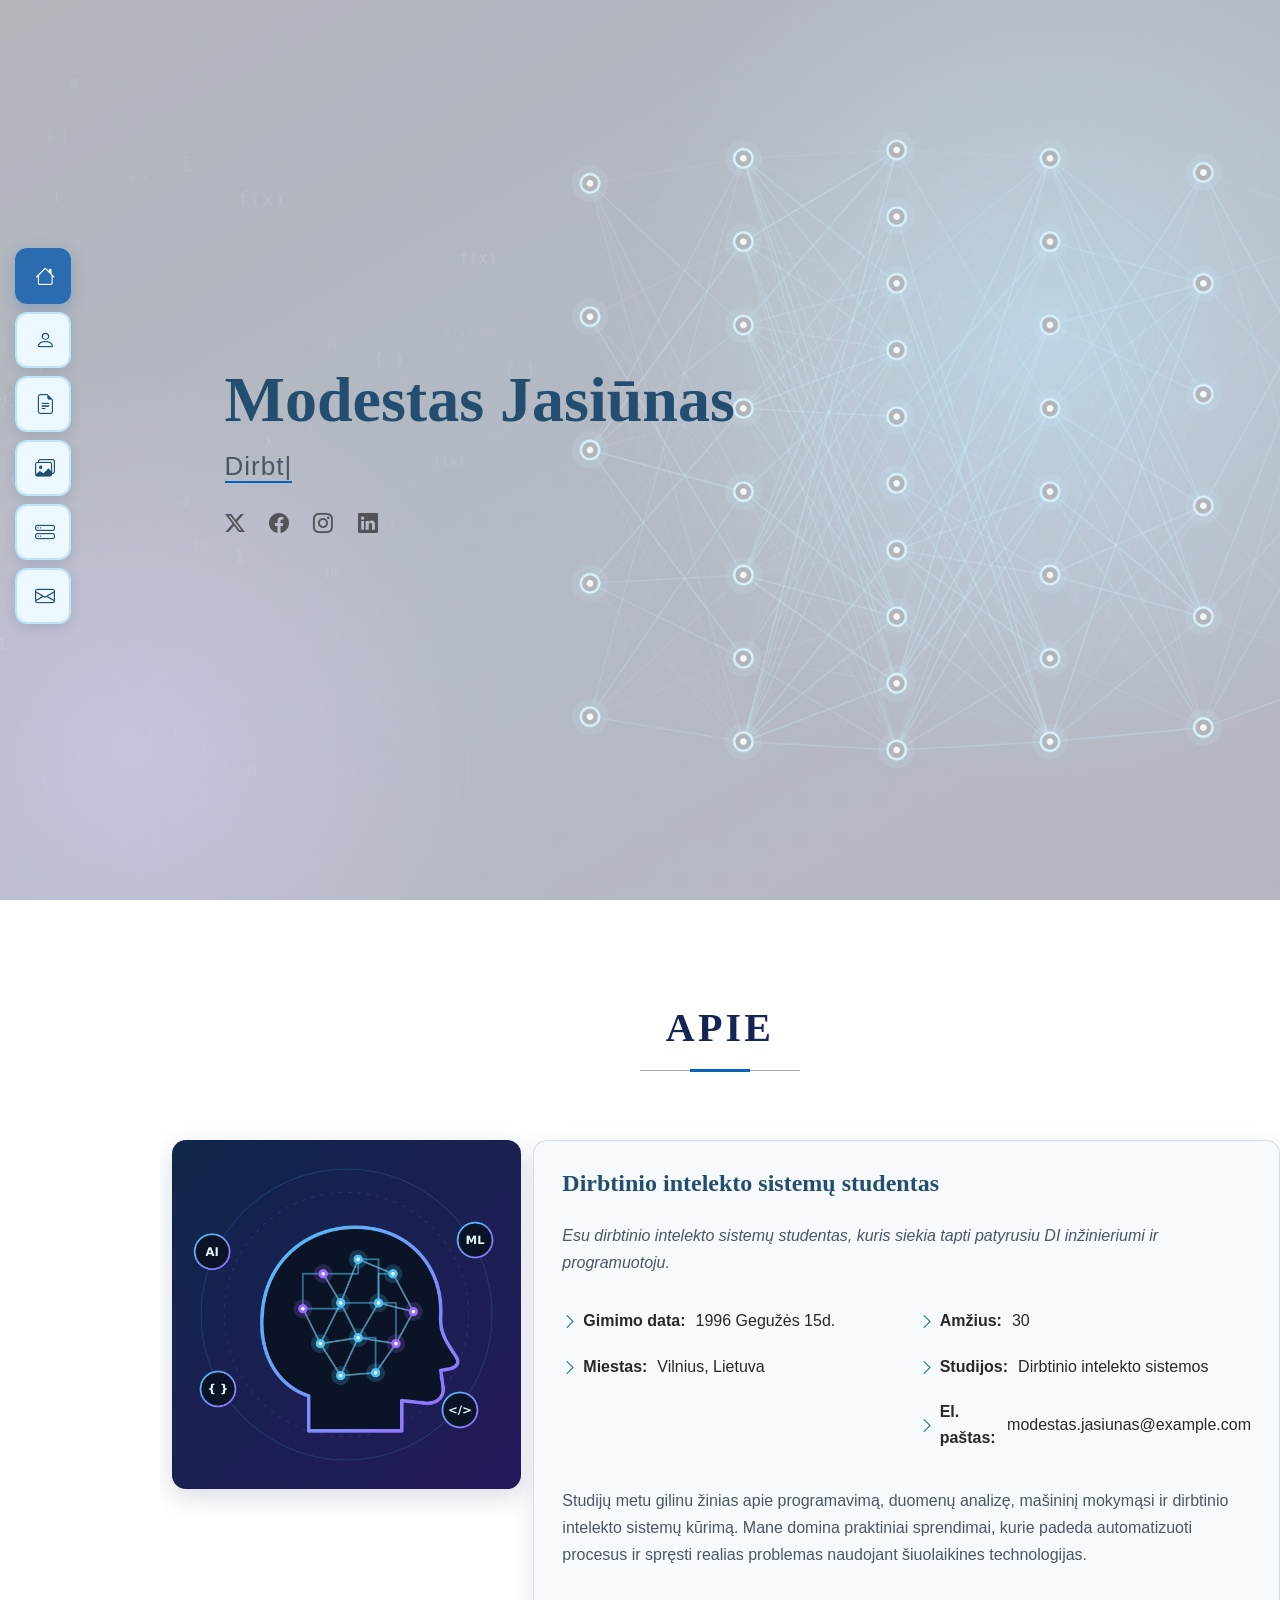
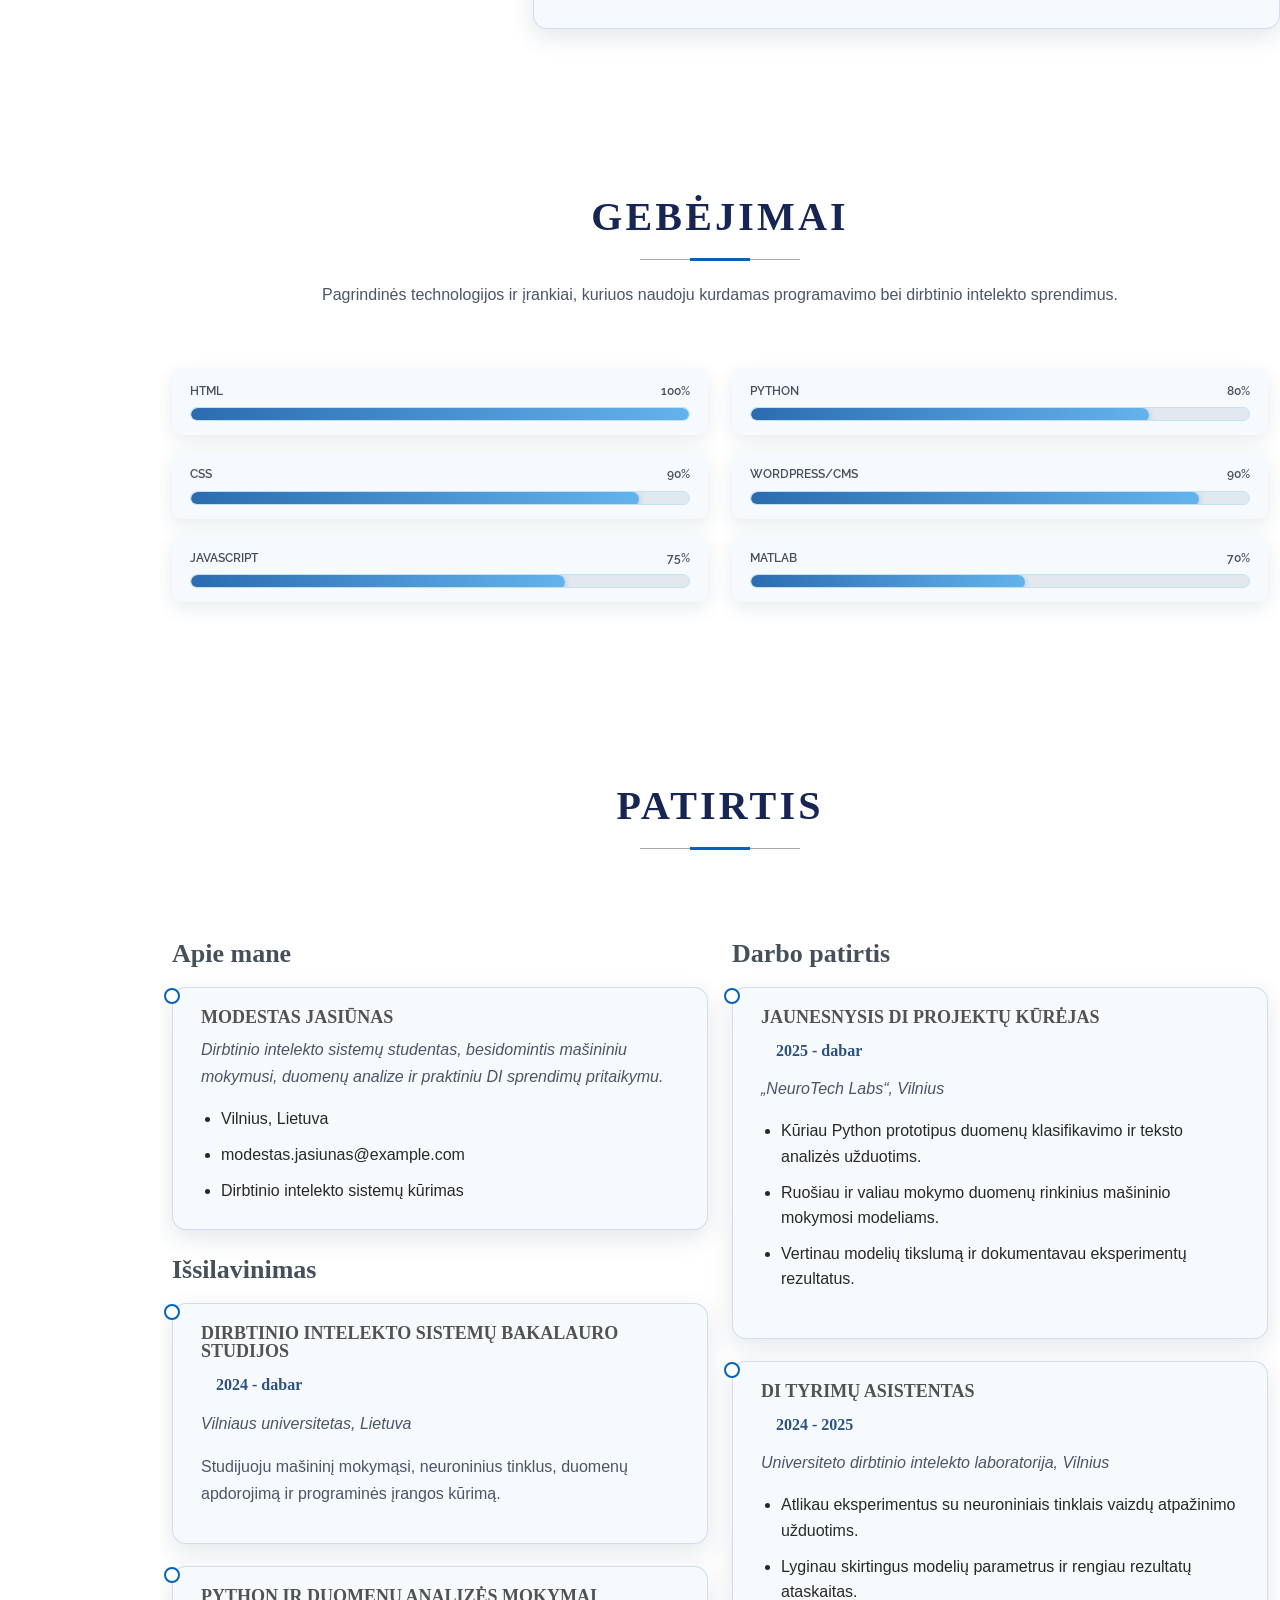
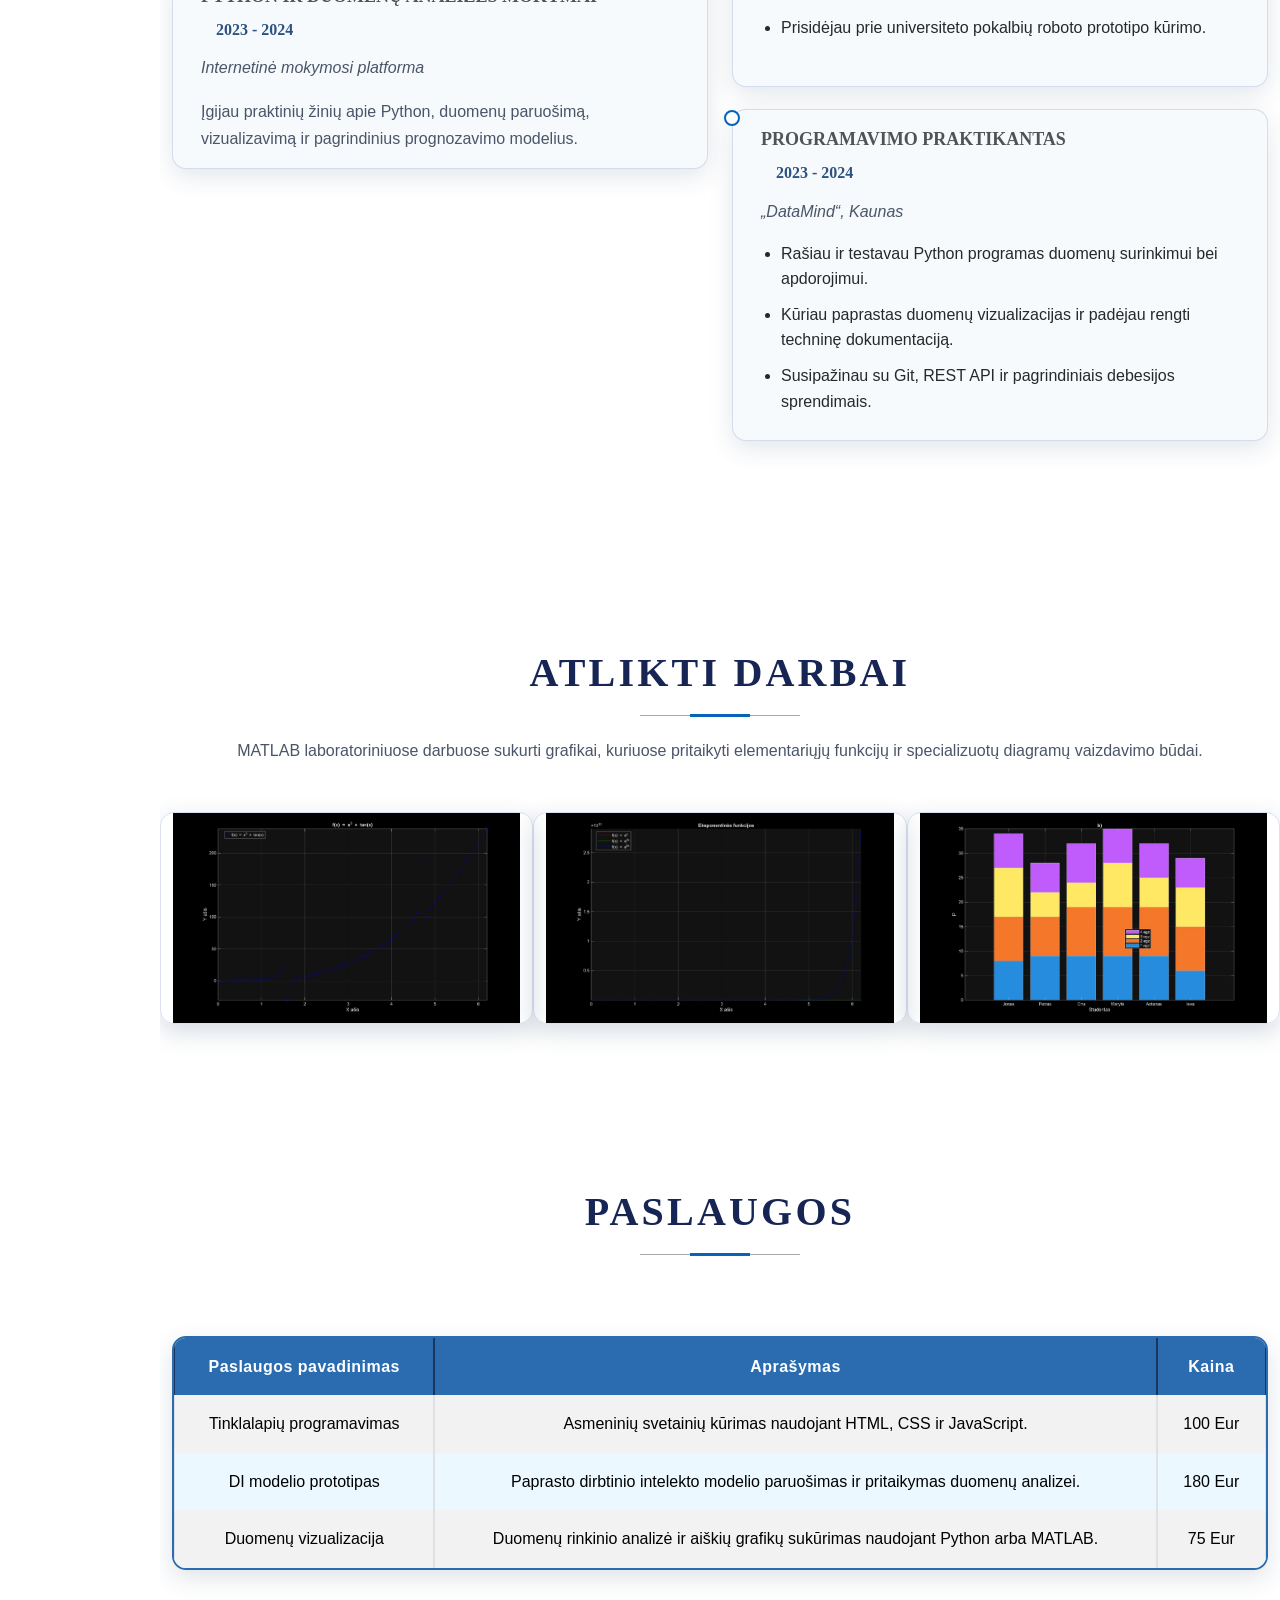
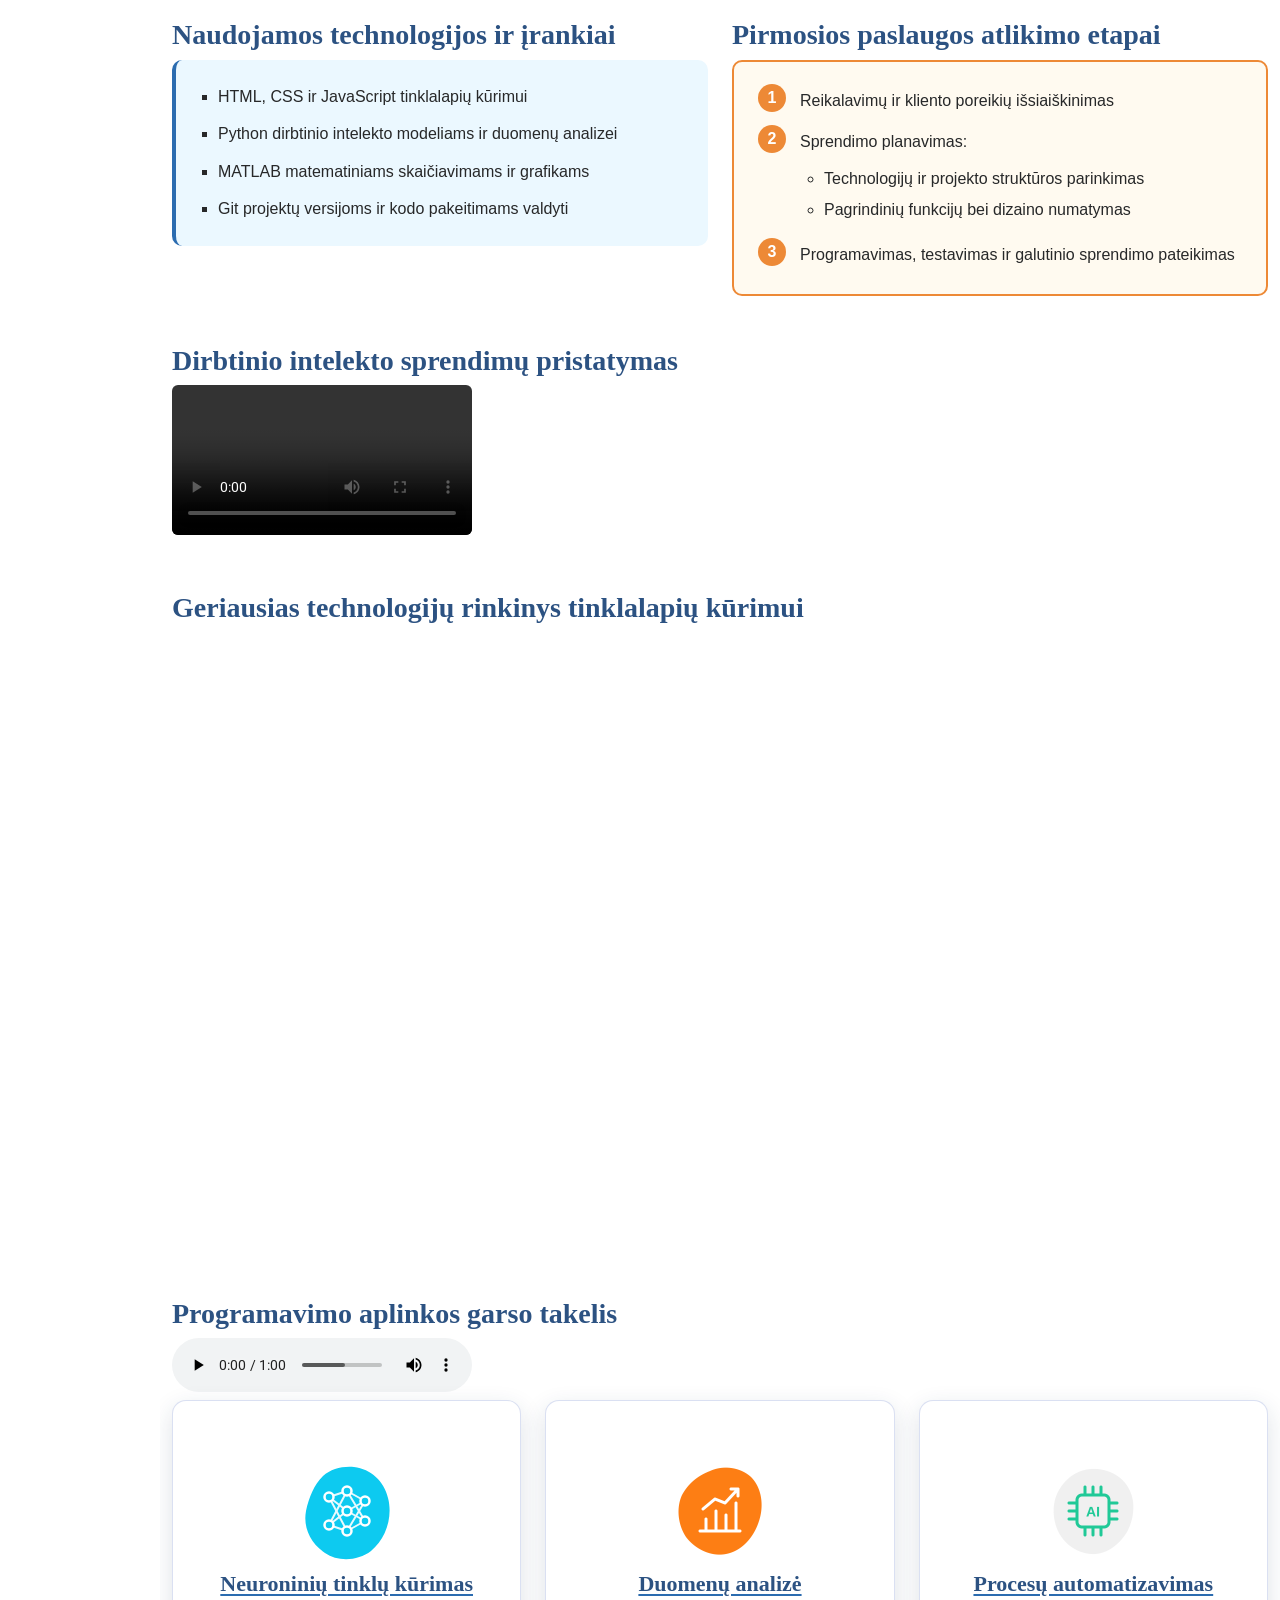
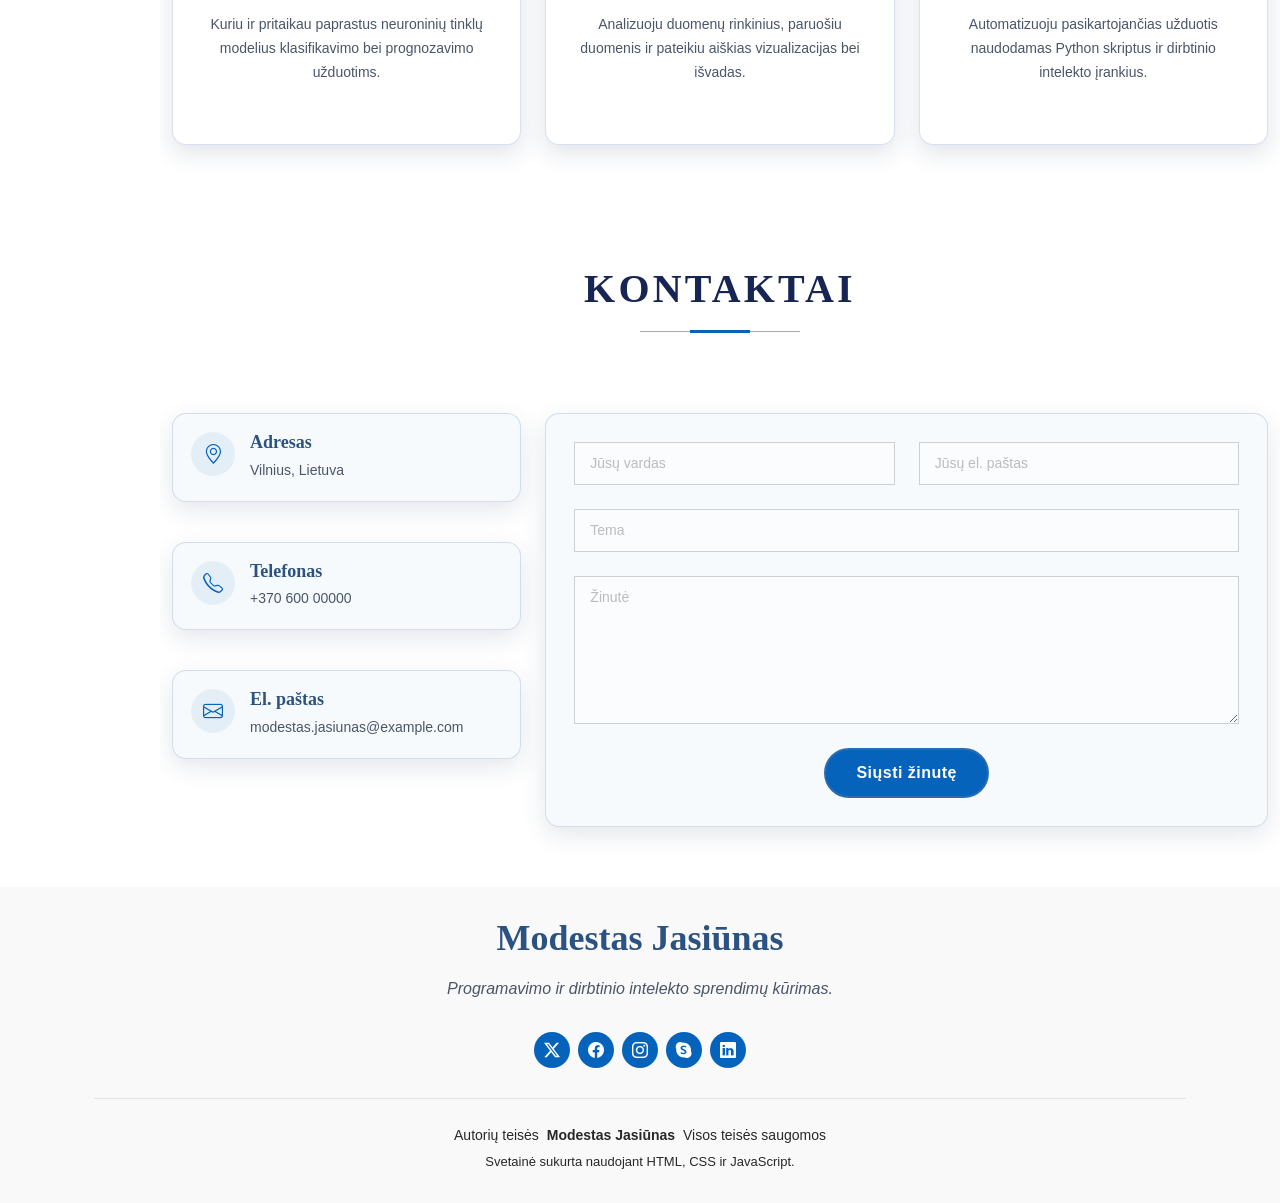
<file: index.html>
<!DOCTYPE html>
<html lang="lt">

<head>
  <meta charset="UTF-8">
  <meta content="width=device-width, initial-scale=1.0" name="viewport">
  <title>Mano CV</title>
  <meta content="Modestas Jasiūnas CV puslapis." name="description">
  <meta name="author" content="Modestas Jasiūnas">
  <meta content="" name="keywords">

  <!-- Favicons -->
  <link href="assets/img/favicon.jpg" rel="icon" type="image/jpeg">
  <link href="assets/img/apple-touch-icon.png" rel="apple-touch-icon">

  <!-- Fonts -->
  <link href="https://fonts.googleapis.com" rel="preconnect">
  <link href="https://fonts.gstatic.com" rel="preconnect" crossorigin>
  <link href="https://fonts.googleapis.com/css2?family=Roboto:ital,wght@0,100;0,300;0,400;0,500;0,700;0,900;1,100;1,300;1,400;1,500;1,700;1,900&family=Poppins:ital,wght@0,100;0,200;0,300;0,400;0,500;0,600;0,700;0,800;0,900;1,100;1,200;1,300;1,400;1,500;1,600;1,700;1,800;1,900&family=Raleway:ital,wght@0,100;0,200;0,300;0,400;0,500;0,600;0,700;0,800;0,900;1,100;1,200;1,300;1,400;1,500;1,600;1,700;1,800;1,900&display=swap" rel="stylesheet">

  <!-- Vendor CSS Files -->
  <link href="assets/vendor/bootstrap/css/bootstrap.min.css" rel="stylesheet">
  <link href="assets/vendor/bootstrap-icons/bootstrap-icons.css" rel="stylesheet">
  <link href="assets/vendor/aos/aos.css" rel="stylesheet">
  <link href="assets/vendor/glightbox/css/glightbox.min.css" rel="stylesheet">
  <link href="assets/vendor/swiper/swiper-bundle.min.css" rel="stylesheet">

  <!-- Main CSS File -->
  <link href="assets/css/main.css" rel="stylesheet">
  <link href="assets/css/custom.css" rel="stylesheet">

  <!-- =======================================================
  * Template Name: MyResume
  * Template URL: https://bootstrapmade.com/free-html-bootstrap-template-my-resume/
  * Updated: Jun 29 2024 with Bootstrap v5.3.3
  * Author: BootstrapMade.com
  * License: https://bootstrapmade.com/license/
  ======================================================== -->
</head>

<body class="index-page">

  <header id="header" class="header d-flex flex-column justify-content-center">

    <i class="header-toggle d-xl-none bi bi-list"></i>

    <nav id="navmenu" class="navmenu">
      <ul>
        <li><a href="#hero" class="active"><i class="bi bi-house navicon"></i><span>Pagrindinis</span></a></li>
        <li><a href="#about"><i class="bi bi-person navicon"></i><span>Apie</span></a></li>
        <li><a href="#resume"><i class="bi bi-file-earmark-text navicon"></i><span>Patirtis</span></a></li>
        <li><a href="#portfolio"><i class="bi bi-images navicon"></i><span>Atlikti darbai</span></a></li>
        <li><a href="#services"><i class="bi bi-hdd-stack navicon"></i><span>Paslaugos</span></a></li>
        <li><a href="#contact"><i class="bi bi-envelope navicon"></i><span>Kontaktai</span></a></li>
      </ul>
    </nav>

  </header>

  <main class="main">

    <!-- Hero Section -->
    <section id="hero" class="hero section light-background">

      <img src="assets/img/hero-bg.jpg" alt="Dirbtinio intelekto sistemų kūrėjo iliustracija">

      <div class="container" data-aos="zoom-out">
        <div class="row justify-content-center">
          <div class="col-lg-9">
            <h2>Modestas Jasiūnas</h2>
            <p>
              <span class="typed" data-typed-items="Dirbtinio intelekto sistemų studentas, Būsimasis DI inžinierius, Programuotojas">
                Dirbtinio intelekto sistemų studentas
              </span>
              <span class="typed-cursor typed-cursor--blink" aria-hidden="true"></span>
            </p>
            <div class="social-links">
              <a href="#"><i class="bi bi-twitter-x"></i></a>
              <a href="#"><i class="bi bi-facebook"></i></a>
              <a href="#"><i class="bi bi-instagram"></i></a>
              <a href="#"><i class="bi bi-linkedin"></i></a>
            </div>
          </div>
        </div>
      </div>

    </section><!-- /Hero Section -->

    <!-- About Section -->
    <section id="about" class="about section">

      <!-- Section Title -->
      <div class="container section-title" data-aos="fade-up">
        <h2>Apie</h2>
      </div><!-- End Section Title -->

      <div class="container" data-aos="fade-up" data-aos-delay="100">

        <div class="row gy-4 justify-content-center">
          <div class="col-lg-4">
            <img src="assets/img/profile-ai.png" class="img-fluid" alt="Modesto Jasiūno profilio nuotrauka">
          </div>
          <div class="col-lg-8 content">
            <h2>Dirbtinio intelekto sistemų studentas</h2>
            <p class="fst-italic py-3">
              Esu dirbtinio intelekto sistemų studentas, kuris siekia tapti patyrusiu DI inžinieriumi ir programuotoju.
            </p>
            <div class="row">
              <div class="col-lg-6">
                <ul>
                  <li><i class="bi bi-chevron-right"></i> <strong>Gimimo data:</strong> <span>1996 Gegužės 15d.</span></li>
                  <li><i class="bi bi-chevron-right"></i> <strong>Miestas:</strong> <span>Vilnius, Lietuva</span></li>
                </ul>
              </div>
              <div class="col-lg-6">
                <ul>
                  <li><i class="bi bi-chevron-right"></i> <strong>Amžius:</strong> <span>30</span></li>
                  <li><i class="bi bi-chevron-right"></i> <strong>Studijos:</strong> <span>Dirbtinio intelekto sistemos</span></li>
                  <li><i class="bi bi-chevron-right"></i> <strong>El. paštas:</strong> <span>modestas.jasiunas@example.com</span></li>
                </ul>
              </div>
            </div>
            <p class="py-3">
              Studijų metu gilinu žinias apie programavimą, duomenų analizę,
              mašininį mokymąsi ir dirbtinio intelekto sistemų kūrimą.
              Mane domina praktiniai sprendimai, kurie padeda automatizuoti procesus
              ir spręsti realias problemas naudojant šiuolaikines technologijas.
            </p>
          </div>
        </div>

      </div>

    </section><!-- /About Section -->

    <!-- Skills Section -->
    <section id="skills" class="skills section">

      <!-- Section Title -->
      <div class="container section-title" data-aos="fade-up">
        <h2>Gebėjimai</h2>
        <p>Pagrindinės technologijos ir įrankiai, kuriuos naudoju kurdamas programavimo bei dirbtinio intelekto sprendimus.</p>
      </div><!-- End Section Title -->

      <div class="container" data-aos="fade-up" data-aos-delay="100">

        <div class="row skills-content skills-animation">

          <div class="col-lg-6">

            <div class="progress">
              <span class="skill"><span>HTML</span> <i class="val">100%</i></span>
              <div class="progress-bar-wrap">
                <div class="progress-bar" role="progressbar" aria-valuenow="100" aria-valuemin="0" aria-valuemax="100"></div>
              </div>
            </div><!-- End Skills Item -->

            <div class="progress">
              <span class="skill"><span>CSS</span> <i class="val">90%</i></span>
              <div class="progress-bar-wrap">
                <div class="progress-bar" role="progressbar" aria-valuenow="90" aria-valuemin="0" aria-valuemax="100"></div>
              </div>
            </div><!-- End Skills Item -->

            <div class="progress">
              <span class="skill"><span>JavaScript</span> <i class="val">75%</i></span>
              <div class="progress-bar-wrap">
                <div class="progress-bar" role="progressbar" aria-valuenow="75" aria-valuemin="0" aria-valuemax="100"></div>
              </div>
            </div><!-- End Skills Item -->

          </div>

          <div class="col-lg-6">

            <div class="progress">
              <span class="skill"><span>Python</span> <i class="val">80%</i></span>
              <div class="progress-bar-wrap">
                <div class="progress-bar" role="progressbar" aria-valuenow="80" aria-valuemin="0" aria-valuemax="100"></div>
              </div>
            </div><!-- End Skills Item -->

            <div class="progress">
              <span class="skill"><span>WordPress/CMS</span> <i class="val">90%</i></span>
              <div class="progress-bar-wrap">
                <div class="progress-bar" role="progressbar" aria-valuenow="90" aria-valuemin="0" aria-valuemax="100"></div>
              </div>
            </div><!-- End Skills Item -->

            <div class="progress">
              <span class="skill"><span>MATLAB</span> <i class="val">70%</i></span>
              <div class="progress-bar-wrap">
                <div class="progress-bar" role="progressbar" aria-valuenow="55" aria-valuemin="0" aria-valuemax="100"></div>
              </div>
            </div><!-- End Skills Item -->

          </div>

        </div>

      </div>

    </section><!-- /Skills Section -->

    <!-- Resume Section -->
    <section id="resume" class="resume section">

      <!-- Section Title -->
      <div class="container section-title" data-aos="fade-up">
        <h2>Patirtis</h2>
      </div><!-- End Section Title -->

      <div class="container">

        <div class="row">

          <div class="col-lg-6" data-aos="fade-up" data-aos-delay="100">
            <h3 class="resume-title">Apie mane</h3>

            <div class="resume-item pb-0">
              <h4>Modestas Jasiūnas</h4>
              <p><em>Dirbtinio intelekto sistemų studentas, besidomintis mašininiu mokymusi, duomenų analize ir praktiniu DI sprendimų pritaikymu.</em></p>
              <ul>
                <li>Vilnius, Lietuva</li>
                <li>modestas.jasiunas@example.com</li>
                <li>Dirbtinio intelekto sistemų kūrimas</li>
              </ul>
            </div><!-- Edn Resume Item -->

            <h3 class="resume-title">Išsilavinimas</h3>
            <div class="resume-item">
              <h4>Dirbtinio intelekto sistemų bakalauro studijos</h4>
              <h5>2024 - dabar</h5>
              <p><em>Vilniaus universitetas, Lietuva</em></p>
              <p>Studijuoju mašininį mokymąsi, neuroninius tinklus, duomenų apdorojimą ir programinės įrangos kūrimą.</p>
            </div><!-- Edn Resume Item -->

            <div class="resume-item">
              <h4>Python ir duomenų analizės mokymai</h4>
              <h5>2023 - 2024</h5>
              <p><em>Internetinė mokymosi platforma</em></p>
              <p>Įgijau praktinių žinių apie Python, duomenų paruošimą, vizualizavimą ir pagrindinius prognozavimo modelius.</p>
            </div><!-- Edn Resume Item -->

          </div>

          <div class="col-lg-6" data-aos="fade-up" data-aos-delay="200">
            <h3 class="resume-title">Darbo patirtis</h3>
            <div class="resume-item">
              <h4>Jaunesnysis DI projektų kūrėjas</h4>
              <h5>2025 - dabar</h5>
              <p><em>„NeuroTech Labs“, Vilnius</em></p>
              <ul>
                <li>Kūriau Python prototipus duomenų klasifikavimo ir teksto analizės užduotims.</li>
                <li>Ruošiau ir valiau mokymo duomenų rinkinius mašininio mokymosi modeliams.</li>
                <li>Vertinau modelių tikslumą ir dokumentavau eksperimentų rezultatus.</li>
              </ul>
            </div><!-- Edn Resume Item -->

            <div class="resume-item">
              <h4>DI tyrimų asistentas</h4>
              <h5>2024 - 2025</h5>
              <p><em>Universiteto dirbtinio intelekto laboratorija, Vilnius</em></p>
              <ul>
                <li>Atlikau eksperimentus su neuroniniais tinklais vaizdų atpažinimo užduotims.</li>
                <li>Lyginau skirtingus modelių parametrus ir rengiau rezultatų ataskaitas.</li>
                <li>Prisidėjau prie universiteto pokalbių roboto prototipo kūrimo.</li>
              </ul>
            </div><!-- Edn Resume Item -->

            <div class="resume-item">
              <h4>Programavimo praktikantas</h4>
              <h5>2023 - 2024</h5>
              <p><em>„DataMind“, Kaunas</em></p>
              <ul>
                <li>Rašiau ir testavau Python programas duomenų surinkimui bei apdorojimui.</li>
                <li>Kūriau paprastas duomenų vizualizacijas ir padėjau rengti techninę dokumentaciją.</li>
                <li>Susipažinau su Git, REST API ir pagrindiniais debesijos sprendimais.</li>
              </ul>
            </div><!-- Edn Resume Item -->

          </div>

        </div>

      </div>

    </section><!-- /Resume Section -->

    <!-- Portfolio Section -->
    <section id="portfolio" class="portfolio section">

      <!-- Section Title -->
      <div class="container section-title" data-aos="fade-up">
        <h2>Atlikti darbai</h2>
        <p>MATLAB laboratoriniuose darbuose sukurti grafikai, kuriuose pritaikyti elementariųjų funkcijų ir specializuotų diagramų vaizdavimo būdai.</p>
      </div><!-- End Section Title -->

      <div class="container">

        <div class="isotope-layout" data-default-filter="*" data-layout="masonry" data-sort="original-order">

          <div class="row gy-4 isotope-container" data-aos="fade-up" data-aos-delay="200">

            <div class="col-lg-4 col-md-6 portfolio-item isotope-item">
              <img src="assets/img/portfolio/untitled1.jpg" class="img-fluid" alt="Funkcijos x kubu plius tangentas grafikas">
              <div class="portfolio-info">
                <h4>Funkcija x³ + tan(x)</h4>
                <p>Elementariosios funkcijos grafikas, sudarytas MATLAB aplinkoje, naudojant mėlynus taškinius žymeklius.</p>
                <a href="assets/img/portfolio/untitled1.jpg" title="Funkcija x³ + tan(x)" data-gallery="portfolio-gallery-matlab" class="glightbox preview-link"><i class="bi bi-zoom-in"></i></a>
              </div>
            </div><!-- End Portfolio Item -->

            <div class="col-lg-4 col-md-6 portfolio-item isotope-item">
              <img src="assets/img/portfolio/untitled2.jpg" class="img-fluid" alt="Trijų eksponentinių funkcijų grafikas">
              <div class="portfolio-info">
                <h4>Eksponentinių funkcijų palyginimas</h4>
                <p>Viename grafike pavaizduotos funkcijos f(x) = eˣ, f(x) = e³ˣ ir f(x) = e⁵ˣ, naudojant skirtingas spalvas.</p>
                <a href="assets/img/portfolio/untitled2.jpg" title="Eksponentinių funkcijų palyginimas" data-gallery="portfolio-gallery-matlab" class="glightbox preview-link"><i class="bi bi-zoom-in"></i></a>
              </div>
            </div><!-- End Portfolio Item -->

            <div class="col-lg-4 col-md-6 portfolio-item isotope-item">
              <img src="assets/img/portfolio/untitled3.jpg" class="img-fluid" alt="Studentų pažymių sudėtinė stulpelinė diagrama">
              <div class="portfolio-info">
                <h4>Studentų pažymių pasiskirstymas</h4>
                <p>Sudėtinė stulpelinė diagrama, rodanti šešių studentų pažymių nuo 1 iki 4 egzamino dalių pasiskirstymą.</p>
                <a href="assets/img/portfolio/untitled3.jpg" title="Studentų pažymių pasiskirstymas" data-gallery="portfolio-gallery-matlab" class="glightbox preview-link"><i class="bi bi-zoom-in"></i></a>
              </div>
            </div><!-- End Portfolio Item -->

          </div><!-- End Portfolio Container -->

        </div>

      </div>

    </section><!-- /Portfolio Section -->

    <!-- Services Section -->
    <section id="services" class="services section">

      <!-- Section Title -->
      <div class="container section-title" data-aos="fade-up">
        <h2>Paslaugos</h2>
      </div><!-- End Section Title -->

      <div class="container mb-5" data-aos="fade-up" data-aos-delay="100">
        <div class="table-responsive">
          <table class="table table-striped table-bordered align-middle">
            <thead>
              <tr>
                <th scope="col">Paslaugos pavadinimas</th>
                <th scope="col">Aprašymas</th>
                <th scope="col">Kaina</th>
              </tr>
            </thead>
            <tbody>
              <tr>
                <td>Tinklalapių programavimas</td>
                <td>Asmeninių svetainių kūrimas naudojant HTML, CSS ir JavaScript.</td>
                <td>100 Eur</td>
              </tr>
              <tr>
                <td>DI modelio prototipas</td>
                <td>Paprasto dirbtinio intelekto modelio paruošimas ir pritaikymas duomenų analizei.</td>
                <td>180 Eur</td>
              </tr>
              <tr>
                <td>Duomenų vizualizacija</td>
                <td>Duomenų rinkinio analizė ir aiškių grafikų sukūrimas naudojant Python arba MATLAB.</td>
                <td>75 Eur</td>
              </tr>
            </tbody>
          </table>
        </div>
      </div>

      <div class="container" data-aos="fade-up" data-aos-delay="150">
        <div class="row gy-4">
          <div class="col-lg-6">
            <h3>Naudojamos technologijos ir įrankiai</h3>
            <ul>
              <li>HTML, CSS ir JavaScript tinklalapių kūrimui</li>
              <li>Python dirbtinio intelekto modeliams ir duomenų analizei</li>
              <li>MATLAB matematiniams skaičiavimams ir grafikams</li>
              <li>Git projektų versijoms ir kodo pakeitimams valdyti</li>
            </ul>
          </div>

          <div class="col-lg-6">
            <h3>Pirmosios paslaugos atlikimo etapai</h3>
            <ol>
              <li>Reikalavimų ir kliento poreikių išsiaiškinimas</li>
              <li>
                Sprendimo planavimas:
                <ul>
                  <li>Technologijų ir projekto struktūros parinkimas</li>
                  <li>Pagrindinių funkcijų bei dizaino numatymas</li>
                </ul>
              </li>
              <li>Programavimas, testavimas ir galutinio sprendimo pateikimas</li>
            </ol>
          </div>
        </div>
      </div>

      <div class="container mt-5" data-aos="fade-up" data-aos-delay="200">
        <h3>Dirbtinio intelekto sprendimų pristatymas</h3>
        <video class="img-fluid rounded" controls preload="metadata">
          <source src="assets/media/7534244-hd_1920_1080_25fps.mp4" type="video/mp4">
          Jūsų naršyklė nepalaiko vaizdo įrašų atkūrimo.
        </video>
      </div>

      <div class="container mt-5" data-aos="fade-up" data-aos-delay="250">
        <h3>Geriausias technologijų rinkinys tinklalapių kūrimui</h3>
        <div class="ratio ratio-16x9">
          <iframe src="https://www.youtube.com/embed/BoUVIhtqjAw?si=oFYO0h2fHBCIVf3a"
            title="YouTube video player" frameborder="0"
            allow="accelerometer; autoplay; clipboard-write; encrypted-media; gyroscope; picture-in-picture; web-share"
            referrerpolicy="strict-origin-when-cross-origin" allowfullscreen></iframe>
        </div>
      </div>

      <div class="container mt-5" data-aos="fade-up" data-aos-delay="300">
        <h3>Programavimo aplinkos garso takelis</h3>
        <audio controls>
          <source src="assets/media/spinopel-quartz-clock-ticking-one-minute-253102.mp3" type="audio/mpeg">
          Jūsų naršyklė nepalaiko garso įrašo atkūrimo.
        </audio>
      </div>

      <div class="container">

        <div class="row gy-4">

          <div class="col-lg-4 col-md-6" data-aos="fade-up" data-aos-delay="100">
            <div class="service-item item-cyan position-relative">
              <div class="icon">
                <img src="assets/img/paslauga-1-neuroniniai-tinklai.svg" width="100" height="100" alt="Neuroninių tinklų iliustracija">
              </div>
              <a href="#" class="stretched-link">
                <h3>Neuroninių tinklų kūrimas</h3>
              </a>
              <p>Kuriu ir pritaikau paprastus neuroninių tinklų modelius klasifikavimo bei prognozavimo užduotims.</p>
            </div>
          </div><!-- End Service Item -->

          <div class="col-lg-4 col-md-6" data-aos="fade-up" data-aos-delay="200">
            <div class="service-item item-orange position-relative">
              <div class="icon">
                <img src="assets/img/paslauga-2-duomenu-analize.png" width="100" height="100" alt="Duomenų analizės iliustracija">
              </div>
              <a href="#" class="stretched-link">
                <h3>Duomenų analizė</h3>
              </a>
              <p>Analizuoju duomenų rinkinius, paruošiu duomenis ir pateikiu aiškias vizualizacijas bei išvadas.</p>
            </div>
          </div><!-- End Service Item -->

          <div class="col-lg-4 col-md-6" data-aos="fade-up" data-aos-delay="300">
            <div class="service-item item-teal position-relative">
              <div class="icon">
                <img src="assets/img/paslauga-3-automatizavimas.png" width="100" height="100" alt="Dirbtinio intelekto automatizavimo iliustracija">
              </div>
              <a href="#" class="stretched-link">
                <h3>Procesų automatizavimas</h3>
              </a>
              <p>Automatizuoju pasikartojančias užduotis naudodamas Python skriptus ir dirbtinio intelekto įrankius.</p>
            </div>
          </div><!-- End Service Item -->

        </div>

      </div>

    </section><!-- /Services Section -->

    <!-- Contact Section -->
    <section id="contact" class="contact section">

      <!-- Section Title -->
      <div class="container section-title" data-aos="fade-up">
        <h2>Kontaktai</h2>
      </div><!-- End Section Title -->

      <div class="container" data-aos="fade" data-aos-delay="100">

        <div class="row gy-4">

          <div class="col-lg-4">
            <div class="info-item d-flex" data-aos="fade-up" data-aos-delay="200">
              <i class="bi bi-geo-alt flex-shrink-0"></i>
              <div>
                <h3>Adresas</h3>
                <p>Vilnius, Lietuva</p>
              </div>
            </div><!-- End Info Item -->

            <div class="info-item d-flex" data-aos="fade-up" data-aos-delay="300">
              <i class="bi bi-telephone flex-shrink-0"></i>
              <div>
                <h3>Telefonas</h3>
                <p>+370 600 00000</p>
              </div>
            </div><!-- End Info Item -->

            <div class="info-item d-flex" data-aos="fade-up" data-aos-delay="400">
              <i class="bi bi-envelope flex-shrink-0"></i>
              <div>
                <h3>El. paštas</h3>
                <p>modestas.jasiunas@example.com</p>
              </div>
            </div><!-- End Info Item -->

          </div>

          <div class="col-lg-8">
            <form action="forms/contact.php" method="post" class="php-email-form" data-aos="fade-up" data-aos-delay="200">
              <div class="row gy-4">

                <div class="col-md-6">
                  <input type="text" name="name" class="form-control" placeholder="Jūsų vardas" required="">
                </div>

                <div class="col-md-6 ">
                  <input type="email" class="form-control" name="email" placeholder="Jūsų el. paštas" required="">
                </div>

                <div class="col-md-12">
                  <input type="text" class="form-control" name="subject" placeholder="Tema" required="">
                </div>

                <div class="col-md-12">
                  <textarea class="form-control" name="message" rows="6" placeholder="Žinutė" required=""></textarea>
                </div>

                <div class="col-md-12 text-center">
                  <div class="loading">Kraunama</div>
                  <div class="error-message"></div>
                  <div class="sent-message">Jūsų žinutė išsiųsta. Ačiū!</div>

                  <button type="submit">Siųsti žinutę</button>
                </div>

              </div>
            </form>
          </div><!-- End Contact Form -->

        </div>

      </div>

    </section><!-- /Contact Section -->

  </main>

  <footer id="footer" class="footer position-relative light-background">
    <div class="container">
      <h3 class="sitename">Modestas Jasiūnas</h3>
      <p>Programavimo ir dirbtinio intelekto sprendimų kūrimas.</p>
      <div class="social-links d-flex justify-content-center">
        <a href=""><i class="bi bi-twitter-x"></i></a>
        <a href=""><i class="bi bi-facebook"></i></a>
        <a href=""><i class="bi bi-instagram"></i></a>
        <a href=""><i class="bi bi-skype"></i></a>
        <a href=""><i class="bi bi-linkedin"></i></a>
      </div>
      <div class="container">
        <div class="copyright">
          <span>Autorių teisės</span> <strong class="px-1 sitename">Modestas Jasiūnas</strong> <span>Visos teisės saugomos</span>
        </div>
        <div class="credits">
          <!-- All the links in the footer should remain intact. -->
          <!-- You can delete the links only if you've purchased the pro version. -->
          <!-- Licensing information: https://bootstrapmade.com/license/ -->
          <!-- Purchase the pro version with working PHP/AJAX contact form: [buy-url] -->
          Svetainė sukurta naudojant HTML, CSS ir JavaScript.
        </div>
      </div>
    </div>
  </footer>

  <!-- Scroll Top -->
  <a href="#" id="scroll-top" class="scroll-top d-flex align-items-center justify-content-center"><i class="bi bi-arrow-up-short"></i></a>

  <!-- Preloader -->
  <div id="preloader"></div>

  <!-- Vendor JS Files -->
  <script src="assets/vendor/bootstrap/js/bootstrap.bundle.min.js"></script>
  <script src="assets/vendor/php-email-form/validate.js"></script>
  <script src="assets/vendor/aos/aos.js"></script>
  <script src="assets/vendor/typed.js/typed.umd.js"></script>
  <script src="assets/vendor/purecounter/purecounter_vanilla.js"></script>
  <script src="assets/vendor/waypoints/noframework.waypoints.js"></script>
  <script src="assets/vendor/glightbox/js/glightbox.min.js"></script>
  <script src="assets/vendor/imagesloaded/imagesloaded.pkgd.min.js"></script>
  <script src="assets/vendor/isotope-layout/isotope.pkgd.min.js"></script>
  <script src="assets/vendor/swiper/swiper-bundle.min.js"></script>

  <!-- Main JS File -->
  <script src="assets/js/main.js"></script>

</body>

</html>
</file>
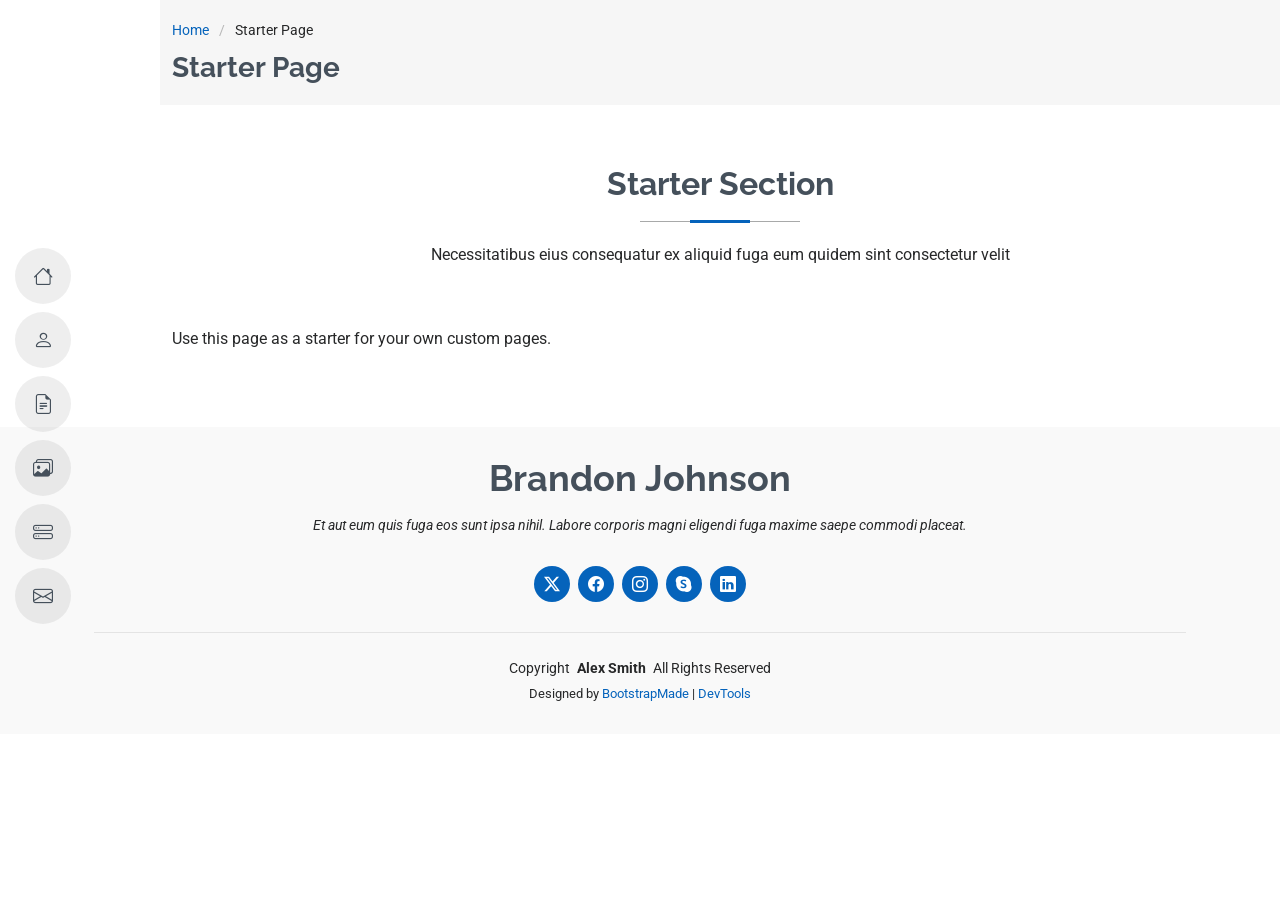
<file: starter-page.html>
<!DOCTYPE html>
<html lang="en">

<head>
  <meta charset="utf-8">
  <meta content="width=device-width, initial-scale=1.0" name="viewport">
  <title>Starter Page - MyResume Bootstrap Template</title>
  <meta content="" name="description">
  <meta content="" name="keywords">

  <!-- Favicons -->
  <link href="assets/img/favicon.jpg" rel="icon" type="image/jpeg">
  <link href="assets/img/apple-touch-icon.png" rel="apple-touch-icon">

  <!-- Fonts -->
  <link href="https://fonts.googleapis.com" rel="preconnect">
  <link href="https://fonts.gstatic.com" rel="preconnect" crossorigin>
  <link href="https://fonts.googleapis.com/css2?family=Roboto:ital,wght@0,100;0,300;0,400;0,500;0,700;0,900;1,100;1,300;1,400;1,500;1,700;1,900&family=Poppins:ital,wght@0,100;0,200;0,300;0,400;0,500;0,600;0,700;0,800;0,900;1,100;1,200;1,300;1,400;1,500;1,600;1,700;1,800;1,900&family=Raleway:ital,wght@0,100;0,200;0,300;0,400;0,500;0,600;0,700;0,800;0,900;1,100;1,200;1,300;1,400;1,500;1,600;1,700;1,800;1,900&display=swap" rel="stylesheet">

  <!-- Vendor CSS Files -->
  <link href="assets/vendor/bootstrap/css/bootstrap.min.css" rel="stylesheet">
  <link href="assets/vendor/bootstrap-icons/bootstrap-icons.css" rel="stylesheet">
  <link href="assets/vendor/aos/aos.css" rel="stylesheet">
  <link href="assets/vendor/glightbox/css/glightbox.min.css" rel="stylesheet">
  <link href="assets/vendor/swiper/swiper-bundle.min.css" rel="stylesheet">

  <!-- Main CSS File -->
  <link href="assets/css/main.css" rel="stylesheet">

  <!-- =======================================================
  * Template Name: MyResume
  * Template URL: https://bootstrapmade.com/free-html-bootstrap-template-my-resume/
  * Updated: Jun 29 2024 with Bootstrap v5.3.3
  * Author: BootstrapMade.com
  * License: https://bootstrapmade.com/license/
  ======================================================== -->
</head>

<body class="starter-page-page">

  <header id="header" class="header d-flex flex-column justify-content-center">

    <i class="header-toggle d-xl-none bi bi-list"></i>

    <nav id="navmenu" class="navmenu">
      <ul>
        <li><a href="#hero"><i class="bi bi-house navicon"></i><span>Home</span></a></li>
        <li><a href="#about"><i class="bi bi-person navicon"></i><span>About</span></a></li>
        <li><a href="#resume"><i class="bi bi-file-earmark-text navicon"></i><span>Resume</span></a></li>
        <li><a href="#portfolio"><i class="bi bi-images navicon"></i><span>Portfolio</span></a></li>
        <li><a href="#services"><i class="bi bi-hdd-stack navicon"></i><span>Services</span></a></li>
        <li><a href="#contact"><i class="bi bi-envelope navicon"></i><span>Contact</span></a></li>
      </ul>
    </nav>

  </header>

  <main class="main">

    <!-- Page Title -->
    <div class="page-title" data-aos="fade">
      <div class="container">
        <nav class="breadcrumbs">
          <ol>
            <li><a href="index.html">Home</a></li>
            <li class="current">Starter Page</li>
          </ol>
        </nav>
        <h1>Starter Page</h1>
      </div>
    </div><!-- End Page Title -->

    <!-- Starter Section Section -->
    <section id="starter-section" class="starter-section section">

      <!-- Section Title -->
      <div class="container section-title" data-aos="fade-up">
        <h2>Starter Section</h2>
        <p>Necessitatibus eius consequatur ex aliquid fuga eum quidem sint consectetur velit</p>
      </div><!-- End Section Title -->

      <div class="container" data-aos="fade-up">
        <p>Use this page as a starter for your own custom pages.</p>
      </div>

    </section><!-- /Starter Section Section -->

  </main>

  <footer id="footer" class="footer position-relative light-background">
    <div class="container">
      <h3 class="sitename">Brandon Johnson</h3>
      <p>Et aut eum quis fuga eos sunt ipsa nihil. Labore corporis magni eligendi fuga maxime saepe commodi placeat.</p>
      <div class="social-links d-flex justify-content-center">
        <a href=""><i class="bi bi-twitter-x"></i></a>
        <a href=""><i class="bi bi-facebook"></i></a>
        <a href=""><i class="bi bi-instagram"></i></a>
        <a href=""><i class="bi bi-skype"></i></a>
        <a href=""><i class="bi bi-linkedin"></i></a>
      </div>
      <div class="container">
        <div class="copyright">
          <span>Copyright</span> <strong class="px-1 sitename">Alex Smith</strong> <span>All Rights Reserved</span>
        </div>
        <div class="credits">
          <!-- All the links in the footer should remain intact. -->
          <!-- You can delete the links only if you've purchased the pro version. -->
          <!-- Licensing information: https://bootstrapmade.com/license/ -->
          <!-- Purchase the pro version with working PHP/AJAX contact form: [buy-url] -->
          Designed by <a href="https://bootstrapmade.com/">BootstrapMade</a> | <a href="https://bootstrapmade.com/tools/">DevTools</a>
        </div>
      </div>
    </div>
  </footer>

  <!-- Scroll Top -->
  <a href="#" id="scroll-top" class="scroll-top d-flex align-items-center justify-content-center"><i class="bi bi-arrow-up-short"></i></a>

  <!-- Preloader -->
  <div id="preloader"></div>

  <!-- Vendor JS Files -->
  <script src="assets/vendor/bootstrap/js/bootstrap.bundle.min.js"></script>
  <script src="assets/vendor/php-email-form/validate.js"></script>
  <script src="assets/vendor/aos/aos.js"></script>
  <script src="assets/vendor/typed.js/typed.umd.js"></script>
  <script src="assets/vendor/purecounter/purecounter_vanilla.js"></script>
  <script src="assets/vendor/waypoints/noframework.waypoints.js"></script>
  <script src="assets/vendor/glightbox/js/glightbox.min.js"></script>
  <script src="assets/vendor/imagesloaded/imagesloaded.pkgd.min.js"></script>
  <script src="assets/vendor/isotope-layout/isotope.pkgd.min.js"></script>
  <script src="assets/vendor/swiper/swiper-bundle.min.js"></script>

  <!-- Main JS File -->
  <script src="assets/js/main.js"></script>

</body>

</html>
</file>
<file: assets/css/custom.css>
body {
  font-family: "Trebuchet MS", Arial, sans-serif;
  line-height: 1.6;
}

p {
  color: #4a5568;
  font-size: 1rem;
  line-height: 1.7;
}

h1,
h2,
h3,
h4,
h5,
h6 {
  font-family: Georgia, "Times New Roman", serif;
  line-height: 1.2;
}

h1 {
  color: #1a365d;
  font-size: 2.75rem;
  font-weight: 700;
  letter-spacing: 0.02em;
}

h2 {
  color: #234e70;
  font-size: 2.25rem;
  font-weight: 700;
}

h3 {
  color: #2c5282;
  font-size: 1.75rem;
  font-weight: 600;
}

h4 {
  color: #2b6cb0;
  font-size: 1.4rem;
  font-weight: 600;
}

h5 {
  color: #2c5282;
  font-size: 1.15rem;
  font-weight: 600;
}

h6 {
  color: #234e70;
  font-size: 1rem;
  font-weight: 600;
  letter-spacing: 0.04em;
  text-transform: uppercase;
}

.section-title h2 {
  color: #172554;
  font-size: 2.5rem;
  letter-spacing: 0.08em;
  text-transform: uppercase;
}

a {
  color: #2b6cb0;
  font-weight: 600;
  text-decoration: underline;
  text-decoration-thickness: 2px;
  text-underline-offset: 3px;
}

a:hover {
  color: #c05621;
  text-decoration-color: #c05621;
}

a:active {
  color: #9c2c0f;
}

button,
.contact .php-email-form button[type=submit] {
  border: 2px solid #2b6cb0;
  cursor: pointer;
  font-family: inherit;
  font-weight: 700;
  letter-spacing: 0.03em;
}

.contact .php-email-form button[type=submit]:hover {
  background: #9c2c0f;
  border-color: #9c2c0f;
  transform: translateY(-2px);
}

.contact .php-email-form button[type=submit]:active {
  background: #7b2415;
  border-color: #7b2415;
  transform: translateY(0);
}

#about,
#resume,
#portfolio {
  margin: 24px 0;
  padding: 80px 0;
}

#about .section-title,
#resume .section-title,
#portfolio .section-title {
  padding-bottom: 48px;
}

.about .content,
.resume .resume-item,
.portfolio .portfolio-item,
.services .service-item,
.contact .info-item,
.contact .php-email-form {
  border-radius: 14px;
  box-shadow: 0 8px 24px rgba(26, 54, 93, 0.12);
}

.about .content,
.resume .resume-item,
.portfolio .portfolio-item,
.services .service-item,
.contact .info-item,
.contact .php-email-form {
  border: 1px solid rgba(30, 64, 175, 0.16);
}

.about .content {
  padding: 28px;
  background-color: #f7fafc;
}

.about img {
  border-radius: 14px;
  box-shadow: 0 8px 24px rgba(26, 54, 93, 0.18);
}

.skills .progress {
  height: auto;
  margin-bottom: 16px;
  padding: 14px 18px;
  border-radius: 10px;
  background-color: #f7fafc;
  box-shadow: 0 6px 18px rgba(26, 54, 93, 0.1);
}

.resume .resume-item {
  margin-bottom: 24px;
  padding: 20px 24px 20px 28px;
  background-color: #f7fafc;
}

.portfolio .portfolio-item {
  border-radius: 14px;
  box-shadow: 0 8px 24px rgba(26, 54, 93, 0.18);
  transition: transform 0.3s ease, box-shadow 0.3s ease;
}

.portfolio .portfolio-item:hover,
.services .service-item:hover {
  transform: translateY(-8px);
  box-shadow: 0 18px 34px rgba(26, 54, 93, 0.24);
}

.services .service-item {
  box-shadow: 0 8px 24px rgba(26, 54, 93, 0.14);
}

.contact .info-item {
  padding: 18px;
  background-color: #f7fafc;
}

.contact .php-email-form {
  padding: 28px;
  background-color: #f7fafc;
}

.navmenu a {
  border: 2px solid #bee3f8;
  border-radius: 12px;
  background: #ebf8ff;
  box-shadow: 0 4px 12px rgba(26, 54, 93, 0.12);
  color: #234e70;
  font-weight: 700;
  text-decoration: none;
}

.navmenu a:hover,
.navmenu a:focus,
.navmenu a.active,
.navmenu li:hover > a {
  border-color: #2b6cb0;
  background: #2b6cb0;
  box-shadow: 0 6px 16px rgba(43, 108, 176, 0.3);
  color: #ffffff;
}

.skills .progress-bar-wrap {
  height: 14px;
  overflow: hidden;
  border: 1px solid #bee3f8;
  border-radius: 10px;
  background: #e2e8f0;
}

.skills .progress-bar {
  height: 14px;
  border-radius: 10px;
  background: linear-gradient(90deg, #2b6cb0, #63b3ed);
  box-shadow: 0 2px 6px rgba(43, 108, 176, 0.35);
}

.services .col-lg-6 > ul {
  margin: 0;
  padding: 18px 24px 18px 42px;
  border-left: 4px solid #2b6cb0;
  border-radius: 10px;
  background: #ebf8ff;
  list-style-type: square;
}

.services .col-lg-6 > ul li {
  padding: 6px 0;
}

.services .col-lg-6 > ol {
  margin: 0;
  padding: 18px 24px;
  border: 2px solid #ed8936;
  border-radius: 10px;
  background: #fffaf0;
  counter-reset: service-step;
  list-style: none;
}

.services .col-lg-6 > ol > li {
  counter-increment: service-step;
  position: relative;
  padding: 8px 0 8px 42px;
}

.services .col-lg-6 > ol > li::before {
  content: counter(service-step);
  position: absolute;
  left: 0;
  top: 4px;
  width: 28px;
  height: 28px;
  border-radius: 50%;
  background: #ed8936;
  color: #ffffff;
  font-weight: 700;
  line-height: 28px;
  text-align: center;
}

.services .col-lg-6 > ol > li > ul {
  margin-top: 8px;
  padding-left: 24px;
  list-style-type: circle;
}

.services .col-lg-6 > ol > li > ul li {
  padding: 3px 0;
}

.services .table-responsive {
  overflow: hidden;
  border: 2px solid #2b6cb0;
  border-radius: 14px;
  box-shadow: 0 8px 24px rgba(26, 54, 93, 0.14);
}

.services .table {
  margin-bottom: 0;
  border-collapse: separate;
  border-spacing: 0;
  text-align: center;
}

.services .table > :not(caption) > * > * {
  padding: 16px 20px;
  vertical-align: middle;
}

.services .table thead th {
  background: #2b6cb0;
  border-color: #1a365d;
  color: #ffffff;
  font-weight: 700;
  letter-spacing: 0.03em;
}

.services .table tbody tr:nth-child(even) td {
  background: #ebf8ff;
}

.services .table tbody tr:nth-child(odd) td {
  background: #ffffff;
}

.services .table tbody tr {
  transition: background-color 0.2s ease, transform 0.2s ease;
}

.services .table tbody tr:hover td {
  background: #bee3f8;
}
</file>
<file: assets/css/main.css>
/**
* Template Name: MyResume
* Template URL: https://bootstrapmade.com/free-html-bootstrap-template-my-resume/
* Updated: Jun 29 2024 with Bootstrap v5.3.3
* Author: BootstrapMade.com
* License: https://bootstrapmade.com/license/
*/

/*--------------------------------------------------------------
# Font & Color Variables
# Help: https://bootstrapmade.com/color-system/
--------------------------------------------------------------*/
/* Fonts */
:root {
  --default-font: "Roboto",  system-ui, -apple-system, "Segoe UI", Roboto, "Helvetica Neue", Arial, "Noto Sans", "Liberation Sans", sans-serif, "Apple Color Emoji", "Segoe UI Emoji", "Segoe UI Symbol", "Noto Color Emoji";
  --heading-font: "Raleway",  sans-serif;
  --nav-font: "Poppins",  sans-serif;
}

/* Global Colors - The following color variables are used throughout the website. Updating them here will change the color scheme of the entire website */
:root { 
  --background-color: #ffffff; /* Background color for the entire website, including individual sections */
  --default-color: #272829; /* Default color used for the majority of the text content across the entire website */
  --heading-color: #45505b; /* Color for headings, subheadings and title throughout the website */
  --accent-color: #0563bb; /* Accent color that represents your brand on the website. It's used for buttons, links, and other elements that need to stand out */
  --surface-color: #ffffff; /* The surface color is used as a background of boxed elements within sections, such as cards, icon boxes, or other elements that require a visual separation from the global background. */
  --contrast-color: #ffffff; /* Contrast color for text, ensuring readability against backgrounds of accent, heading, or default colors. */
}

/* Nav Menu Colors - The following color variables are used specifically for the navigation menu. They are separate from the global colors to allow for more customization options */
:root {
  --nav-color: #45505b;  /* The default color of the main navmenu links */
  --nav-hover-color: #0563bb; /* Applied to main navmenu links when they are hovered over or active */
  --nav-mobile-background-color: #ffffff; /* Used as the background color for mobile navigation menu */
  --nav-dropdown-background-color: #ffffff; /* Used as the background color for dropdown items that appear when hovering over primary navigation items */
  --nav-dropdown-color: #212529; /* Used for navigation links of the dropdown items in the navigation menu. */
  --nav-dropdown-hover-color: #0563bb; /* Similar to --nav-hover-color, this color is applied to dropdown navigation links when they are hovered over. */
}

/* Color Presets - These classes override global colors when applied to any section or element, providing reuse of the sam color scheme. */

.light-background {
  --background-color: #f9f9f9;
  --surface-color: #ffffff;
}

.dark-background {
  --background-color: #060606;
  --default-color: #ffffff;
  --heading-color: #ffffff;
  --surface-color: #252525;
  --contrast-color: #ffffff;
}

/* Smooth scroll */
:root {
  scroll-behavior: smooth;
}

/*--------------------------------------------------------------
# General Styling & Shared Classes
--------------------------------------------------------------*/
body {
  color: var(--default-color);
  background-color: var(--background-color);
  font-family: var(--default-font);
}

a {
  color: var(--accent-color);
  text-decoration: none;
  transition: 0.3s;
}

a:hover {
  color: color-mix(in srgb, var(--accent-color), transparent 25%);
  text-decoration: none;
}

h1,
h2,
h3,
h4,
h5,
h6 {
  color: var(--heading-color);
  font-family: var(--heading-font);
}

/* PHP Email Form Messages
------------------------------*/
.php-email-form .error-message {
  display: none;
  background: #df1529;
  color: #ffffff;
  text-align: left;
  padding: 15px;
  margin-bottom: 24px;
  font-weight: 600;
}

.php-email-form .sent-message {
  display: none;
  color: #ffffff;
  background: #059652;
  text-align: center;
  padding: 15px;
  margin-bottom: 24px;
  font-weight: 600;
}

.php-email-form .loading {
  display: none;
  background: var(--surface-color);
  text-align: center;
  padding: 15px;
  margin-bottom: 24px;
}

.php-email-form .loading:before {
  content: "";
  display: inline-block;
  border-radius: 50%;
  width: 24px;
  height: 24px;
  margin: 0 10px -6px 0;
  border: 3px solid var(--accent-color);
  border-top-color: var(--surface-color);
  animation: php-email-form-loading 1s linear infinite;
}

@keyframes php-email-form-loading {
  0% {
    transform: rotate(0deg);
  }

  100% {
    transform: rotate(360deg);
  }
}

/*--------------------------------------------------------------
# Global Header
--------------------------------------------------------------*/
.header {
  color: var(--default-color);
  position: fixed;
  top: 0;
  left: 0;
  bottom: 0;
  padding: 0 15px;
  transition: all ease-in-out 0.3s;
  overflow-y: auto;
  z-index: 997;
  min-width: 200px;
}

@media (max-width: 1199px) {
  .header {
    background-color: var(--background-color);
    border-right: 1px solid color-mix(in srgb, var(--default-color), transparent 90%);
    width: 300px;
    left: -100%;
  }
}

@media (min-width: 1200px) and (max-width: 1600px) {
  .header~main {
    margin-left: 160px;
  }

  .header~main .hero {
    margin-left: -160px;
    width: 100vw;
  }
}

.header.header-show {
  left: 0;
}

.header .header-toggle {
  color: var(--contrast-color);
  background-color: var(--accent-color);
  font-size: 22px;
  display: flex;
  align-items: center;
  justify-content: center;
  width: 40px;
  height: 40px;
  border-radius: 50%;
  cursor: pointer;
  position: fixed;
  top: 15px;
  right: 15px;
  z-index: 9999;
  transition: background-color 0.3s;
}

.header .header-toggle:hover {
  color: var(--contrast-color);
  background-color: color-mix(in srgb, var(--accent-color) 90%, white 15%);
}

/*--------------------------------------------------------------
# Navigation Menu
--------------------------------------------------------------*/
.navmenu {
  padding: 0;
  z-index: 9997;
}

.navmenu ul {
  list-style: none;
  padding: 0 0 20px 0;
  margin: 0;
  width: 140px;
}

.navmenu a,
.navmenu a:focus {
  color: var(--nav-color);
  font-family: var(--nav-font);
  display: flex;
  align-items: center;
  padding: 10px 18px;
  margin-bottom: 8px;
  font-size: 15px;
  border-radius: 50px;
  background: color-mix(in srgb, var(--default-color), transparent 92%);
  height: 56px;
  width: 100%;
  overflow: hidden;
  transition: 0.3s;
}

.navmenu a i,
.navmenu a:focus i {
  font-size: 20px;
}

.navmenu a span,
.navmenu a:focus span {
  padding: 0 5px 0 7px;
}

@media (min-width: 992px) {

  .navmenu a,
  .navmenu a:focus {
    max-width: 56px;
  }

  .navmenu a span,
  .navmenu a:focus span {
    display: none;
  }
}

.navmenu a:hover,
.navmenu .active,
.navmenu .active:focus,
.navmenu li:hover>a {
  color: var(--contrast-color);
  background: var(--nav-hover-color);
}

.navmenu a:hover,
.navmenu li:hover>a {
  max-width: 100%;
  color: var(--contrast-color);
}

.navmenu a:hover span,
.navmenu li:hover>a span {
  display: block;
}

/*--------------------------------------------------------------
# Global Footer
--------------------------------------------------------------*/
.footer {
  color: var(--default-color);
  background-color: var(--background-color);
  font-size: 14px;
  text-align: center;
  padding: 30px 0;
  position: relative;
}

.footer h3 {
  font-size: 36px;
  font-weight: 700;
  position: relative;
  padding: 0;
  margin: 0 0 15px 0;
}

.footer p {
  font-size: 15;
  font-style: italic;
  padding: 0;
  margin: 0 0 30px 0;
}

.footer .social-links {
  margin: 0 0 30px 0;
}

.footer .social-links a {
  font-size: 16px;
  display: flex;
  align-items: center;
  justify-content: center;
  background: var(--accent-color);
  color: var(--contrast-color);
  line-height: 1;
  margin: 0 4px;
  border-radius: 50%;
  text-align: center;
  width: 36px;
  height: 36px;
  transition: 0.3s;
}

.footer .social-links a:hover {
  background: color-mix(in srgb, var(--accent-color), transparent 20%);
  text-decoration: none;
}

.footer .copyright {
  padding-top: 25px;
  border-top: 1px solid color-mix(in srgb, var(--default-color), transparent 90%);
}

.footer .credits {
  font-size: 13px;
  padding-top: 5px;
}

/*--------------------------------------------------------------
# Preloader
--------------------------------------------------------------*/
#preloader {
  position: fixed;
  inset: 0;
  z-index: 999999;
  overflow: hidden;
  background: var(--background-color);
  transition: all 0.6s ease-out;
}

#preloader:before {
  content: "";
  position: fixed;
  top: calc(50% - 30px);
  left: calc(50% - 30px);
  border: 6px solid #ffffff;
  border-color: var(--accent-color) transparent var(--accent-color) transparent;
  border-radius: 50%;
  width: 60px;
  height: 60px;
  animation: animate-preloader 1.5s linear infinite;
}

@keyframes animate-preloader {
  0% {
    transform: rotate(0deg);
  }

  100% {
    transform: rotate(360deg);
  }
}

/*--------------------------------------------------------------
# Scroll Top Button
--------------------------------------------------------------*/
.scroll-top {
  position: fixed;
  visibility: hidden;
  opacity: 0;
  right: 15px;
  bottom: -15px;
  z-index: 99999;
  background-color: var(--accent-color);
  width: 44px;
  height: 44px;
  border-radius: 50px;
  transition: all 0.4s;
}

.scroll-top i {
  font-size: 24px;
  color: var(--contrast-color);
  line-height: 0;
}

.scroll-top:hover {
  background-color: color-mix(in srgb, var(--accent-color), transparent 20%);
  color: var(--contrast-color);
}

.scroll-top.active {
  visibility: visible;
  opacity: 1;
  bottom: 15px;
}

/*--------------------------------------------------------------
# Disable aos animation delay on mobile devices
--------------------------------------------------------------*/
@media screen and (max-width: 768px) {
  [data-aos-delay] {
    transition-delay: 0 !important;
  }
}

/*--------------------------------------------------------------
# Global Page Titles & Breadcrumbs
--------------------------------------------------------------*/
.page-title {
  --background-color: color-mix(in srgb, var(--default-color), transparent 96%);
  color: var(--default-color);
  background-color: var(--background-color);
  padding: 20px 0;
  position: relative;
}

.page-title h1 {
  font-size: 28px;
  font-weight: 700;
  margin: 0;
}

.page-title .breadcrumbs ol {
  display: flex;
  flex-wrap: wrap;
  list-style: none;
  padding: 0 0 10px 0;
  margin: 0;
  font-size: 14px;
  font-weight: 400;
}

.page-title .breadcrumbs ol li+li {
  padding-left: 10px;
}

.page-title .breadcrumbs ol li+li::before {
  content: "/";
  display: inline-block;
  padding-right: 10px;
  color: color-mix(in srgb, var(--default-color), transparent 70%);
}

/*--------------------------------------------------------------
# Global Sections
--------------------------------------------------------------*/
section,
.section {
  color: var(--default-color);
  background-color: var(--background-color);
  padding: 60px 0;
  overflow: clip;
}

/*--------------------------------------------------------------
# Global Section Titles
--------------------------------------------------------------*/
.section-title {
  text-align: center;
  padding-bottom: 60px;
  position: relative;
}

.section-title h2 {
  font-size: 32px;
  font-weight: 700;
  margin-bottom: 20px;
  padding-bottom: 20px;
  position: relative;
}

.section-title h2:before {
  content: "";
  position: absolute;
  display: block;
  width: 160px;
  height: 1px;
  background: color-mix(in srgb, var(--default-color), transparent 60%);
  left: 0;
  right: 0;
  bottom: 1px;
  margin: auto;
}

.section-title h2::after {
  content: "";
  position: absolute;
  display: block;
  width: 60px;
  height: 3px;
  background: var(--accent-color);
  left: 0;
  right: 0;
  bottom: 0;
  margin: auto;
}

.section-title p {
  margin-bottom: 0;
}

/*--------------------------------------------------------------
# Hero Section
--------------------------------------------------------------*/
.hero {
  width: 100%;
  min-height: 100vh;
  position: relative;
  padding: 80px 0;
  display: flex;
  align-items: center;
  justify-content: center;
}

.hero img {
  position: absolute;
  inset: 0;
  display: block;
  width: 100%;
  height: 100%;
  object-fit: cover;
  z-index: 1;
}

.hero:before {
  content: "";
  background: color-mix(in srgb, var(--background-color), transparent 30%);
  position: absolute;
  inset: 0;
  z-index: 2;
}

.hero .container {
  position: relative;
  z-index: 3;
}

.hero h2 {
  margin: 0;
  font-size: 64px;
  font-weight: 700;
}

.hero p {
  margin: 5px 0 0 0;
  font-size: 26px;
}

.hero p span {
  letter-spacing: 1px;
  border-bottom: 2px solid var(--accent-color);
}

.hero .social-links {
  margin-top: 25px;
}

.hero .social-links a {
  font-size: 20px;
  display: inline-block;
  color: color-mix(in srgb, var(--default-color), transparent 30%);
  line-height: 1;
  margin-right: 20px;
  transition: 0.3s;
}

.hero .social-links a:hover {
  color: var(--accent-color);
}

@media (max-width: 768px) {
  .hero h2 {
    font-size: 32px;
  }

  .hero p {
    font-size: 20px;
  }
}

/*--------------------------------------------------------------
# About Section
--------------------------------------------------------------*/
.about .content h2 {
  font-weight: 700;
  font-size: 24px;
}

.about .content ul {
  list-style: none;
  padding: 0;
}

.about .content ul li {
  margin-bottom: 20px;
  display: flex;
  align-items: center;
}

.about .content ul strong {
  margin-right: 10px;
}

.about .content ul i {
  font-size: 16px;
  margin-right: 5px;
  color: var(--accent-color);
  line-height: 0;
}

/*--------------------------------------------------------------
# Stats Section
--------------------------------------------------------------*/
.stats i {
  background-color: var(--accent-color);
  color: var(--contrast-color);
  width: 54px;
  height: 54px;
  font-size: 24px;
  border-radius: 50px;
  display: inline-flex;
  align-items: center;
  justify-content: center;
  position: relative;
  z-index: 1;
}

.stats .stats-item {
  margin-top: 10px;
  width: 100%;
  position: relative;
  text-align: center;
  z-index: 0;
}

.stats .stats-item span {
  font-size: 36px;
  display: block;
  font-weight: 700;
  color: color-mix(in srgb, var(--default-color), transparent 20%);
}

.stats .stats-item p {
  padding: 0;
  margin: 0;
  color: color-mix(in srgb, var(--default-color), transparent 50%);
  font-size: 16px;
}

/*--------------------------------------------------------------
# Skills Section
--------------------------------------------------------------*/
.skills .progress {
  height: 60px;
  display: block;
  background: none;
  border-radius: 0;
}

.skills .progress .skill {
  color: var(--heading-color);
  padding: 0;
  margin: 0 0 6px 0;
  text-transform: uppercase;
  display: block;
  font-weight: 600;
  font-family: var(--heading-font);
}

.skills .progress .skill .val {
  float: right;
  font-style: normal;
}

.skills .progress-bar-wrap {
  background: color-mix(in srgb, var(--default-color), transparent 90%);
  height: 10px;
}

.skills .progress-bar {
  width: 1px;
  height: 10px;
  transition: 0.9s;
  background-color: var(--accent-color);
}

/*--------------------------------------------------------------
# Resume Section
--------------------------------------------------------------*/
.resume .resume-title {
  color: var(--heading-color);
  font-size: 26px;
  font-weight: 700;
  margin-top: 20px;
  margin-bottom: 20px;
}

.resume .resume-item {
  padding: 0 0 20px 20px;
  margin-top: -2px;
  border-left: 2px solid var(--accent-color);
  position: relative;
}

.resume .resume-item h4 {
  line-height: 18px;
  font-size: 18px;
  font-weight: 600;
  text-transform: uppercase;
  color: color-mix(in srgb, var(--default-color), transparent 20%);
  margin-bottom: 10px;
}

.resume .resume-item h5 {
  font-size: 16px;
  padding: 5px 15px;
  display: inline-block;
  font-weight: 600;
  margin-bottom: 10px;
}

.resume .resume-item ul {
  padding-left: 20px;
}

.resume .resume-item ul li {
  padding-bottom: 10px;
}

.resume .resume-item:last-child {
  padding-bottom: 0;
}

.resume .resume-item::before {
  content: "";
  position: absolute;
  width: 16px;
  height: 16px;
  border-radius: 50px;
  left: -9px;
  top: 0;
  background: var(--background-color);
  border: 2px solid var(--accent-color);
}

/*--------------------------------------------------------------
# Portfolio Section
--------------------------------------------------------------*/
.portfolio .portfolio-filters {
  padding: 0;
  margin: 0 auto 20px auto;
  list-style: none;
  text-align: center;
}

.portfolio .portfolio-filters li {
  cursor: pointer;
  display: inline-block;
  padding: 8px 20px 10px 20px;
  margin: 0;
  font-size: 15px;
  font-weight: 500;
  line-height: 1;
  margin-bottom: 5px;
  border-radius: 50px;
  transition: all 0.3s ease-in-out;
  font-family: var(--heading-font);
}

.portfolio .portfolio-filters li:hover,
.portfolio .portfolio-filters li.filter-active {
  color: var(--contrast-color);
  background-color: var(--accent-color);
}

.portfolio .portfolio-filters li:first-child {
  margin-left: 0;
}

.portfolio .portfolio-filters li:last-child {
  margin-right: 0;
}

@media (max-width: 575px) {
  .portfolio .portfolio-filters li {
    font-size: 14px;
    margin: 0 0 10px 0;
  }
}

.portfolio .portfolio-item {
  position: relative;
  overflow: hidden;
}

.portfolio .portfolio-item .portfolio-info {
  opacity: 0;
  position: absolute;
  left: 12px;
  right: 12px;
  bottom: -100%;
  z-index: 3;
  transition: all ease-in-out 0.5s;
  background: color-mix(in srgb, var(--background-color), transparent 10%);
  padding: 15px;
}

.portfolio .portfolio-item .portfolio-info h4 {
  font-size: 18px;
  font-weight: 600;
  padding-right: 50px;
}

.portfolio .portfolio-item .portfolio-info p {
  color: color-mix(in srgb, var(--default-color), transparent 30%);
  font-size: 14px;
  margin-bottom: 0;
  padding-right: 50px;
}

.portfolio .portfolio-item .portfolio-info .preview-link,
.portfolio .portfolio-item .portfolio-info .details-link {
  position: absolute;
  right: 50px;
  font-size: 24px;
  top: calc(50% - 14px);
  color: color-mix(in srgb, var(--default-color), transparent 30%);
  transition: 0.3s;
  line-height: 0;
}

.portfolio .portfolio-item .portfolio-info .preview-link:hover,
.portfolio .portfolio-item .portfolio-info .details-link:hover {
  color: var(--accent-color);
}

.portfolio .portfolio-item .portfolio-info .details-link {
  right: 14px;
  font-size: 28px;
}

.portfolio .portfolio-item:hover .portfolio-info {
  opacity: 1;
  bottom: 0;
}

/*--------------------------------------------------------------
# Services Section
--------------------------------------------------------------*/
.services .service-item {
  background-color: var(--surface-color);
  box-shadow: 0px 5px 90px 0px rgba(0, 0, 0, 0.1);
  height: 100%;
  padding: 60px 30px;
  text-align: center;
  transition: 0.3s;
  border-radius: 5px;
}

.services .service-item .icon {
  margin: 0 auto;
  width: 100px;
  height: 100px;
  display: flex;
  align-items: center;
  justify-content: center;
  transition: ease-in-out 0.3s;
  position: relative;
}

.services .service-item .icon i {
  font-size: 36px;
  transition: 0.5s;
  position: relative;
  display: none;
}

.services .service-item .icon img {
  width: 100px !important;
  height: 100px !important;
  max-width: 100px;
  max-height: 100px;
  object-fit: contain;
  position: relative;
  z-index: 1;
}

.services .service-item .icon svg {
  position: absolute;
  top: 0;
  left: 0;
}

.services .service-item .icon svg path {
  transition: 0.5s;
  fill: color-mix(in srgb, var(--default-color), transparent 95%);
}

.services .service-item h3 {
  font-weight: 700;
  margin: 10px 0 15px 0;
  font-size: 22px;
}

.services .service-item p {
  line-height: 24px;
  font-size: 14px;
  margin-bottom: 0;
}

.services .service-item:hover {
  box-shadow: 0px 5px 35px 0px rgba(0, 0, 0, 0.1);
}

.services .service-item.item-cyan i {
  color: #0dcaf0;
}

.services .service-item.item-cyan:hover .icon i {
  color: #fff;
}

.services .service-item.item-cyan:hover .icon path {
  fill: #0dcaf0;
}

.services .service-item.item-orange i {
  color: #fd7e14;
}

.services .service-item.item-orange:hover .icon i {
  color: #fff;
}

.services .service-item.item-orange:hover .icon path {
  fill: #fd7e14;
}

.services .service-item.item-teal i {
  color: #20c997;
}

.services .service-item.item-teal:hover .icon i {
  color: #fff;
}

.services .service-item.item-teal:hover .icon path {
  fill: #20c997;
}

.services .service-item.item-red i {
  color: #df1529;
}

.services .service-item.item-red:hover .icon i {
  color: #fff;
}

.services .service-item.item-red:hover .icon path {
  fill: #df1529;
}

.services .service-item.item-indigo i {
  color: #6610f2;
}

.services .service-item.item-indigo:hover .icon i {
  color: #fff;
}

.services .service-item.item-indigo:hover .icon path {
  fill: #6610f2;
}

.services .service-item.item-pink i {
  color: #f3268c;
}

.services .service-item.item-pink:hover .icon i {
  color: #fff;
}

.services .service-item.item-pink:hover .icon path {
  fill: #f3268c;
}

/*--------------------------------------------------------------
# Testimonials Section
--------------------------------------------------------------*/
.testimonials .testimonials-carousel,
.testimonials .testimonials-slider {
  overflow: hidden;
}

.testimonials .testimonial-item .testimonial-content {
  border-left: 3px solid var(--accent-color);
  padding-left: 30px;
}

.testimonials .testimonial-item .testimonial-img {
  border-radius: 50%;
  border: 4px solid var(--background-color);
  margin: 0 auto;
}

.testimonials .testimonial-item h3 {
  font-size: 20px;
  font-weight: bold;
  margin: 10px 0 5px 0;
}

.testimonials .testimonial-item h4 {
  font-size: 14px;
  color: color-mix(in srgb, var(--default-color), transparent 40%);
  margin: 0 0 10px 0;
}

.testimonials .testimonial-item .stars i {
  color: #ffc107;
  margin: 0 1px;
}

.testimonials .testimonial-item .quote-icon-left,
.testimonials .testimonial-item .quote-icon-right {
  color: color-mix(in srgb, var(--accent-color), transparent 50%);
  font-size: 26px;
  line-height: 0;
}

.testimonials .testimonial-item .quote-icon-left {
  display: inline-block;
  left: -5px;
  position: relative;
}

.testimonials .testimonial-item .quote-icon-right {
  display: inline-block;
  right: -5px;
  position: relative;
  top: 10px;
  transform: scale(-1, -1);
}

.testimonials .testimonial-item p {
  font-style: italic;
}

.testimonials .swiper-wrapper {
  height: auto;
}

.testimonials .swiper-pagination {
  margin-top: 30px;
  position: relative;
}

.testimonials .swiper-pagination .swiper-pagination-bullet {
  width: 12px;
  height: 12px;
  background-color: color-mix(in srgb, var(--default-color), transparent 85%);
  opacity: 1;
}

.testimonials .swiper-pagination .swiper-pagination-bullet-active {
  background-color: var(--accent-color);
}

/*--------------------------------------------------------------
# Contact Section
--------------------------------------------------------------*/
.contact .info-item+.info-item {
  margin-top: 40px;
}

.contact .info-item i {
  color: var(--accent-color);
  background: color-mix(in srgb, var(--accent-color), transparent 92%);
  font-size: 20px;
  width: 44px;
  height: 44px;
  display: flex;
  justify-content: center;
  align-items: center;
  border-radius: 50px;
  transition: all 0.3s ease-in-out;
  margin-right: 15px;
}

.contact .info-item h3 {
  padding: 0;
  font-size: 18px;
  font-weight: 700;
  margin-bottom: 5px;
}

.contact .info-item p {
  padding: 0;
  margin-bottom: 0;
  font-size: 14px;
}

.contact .info-item:hover i {
  background: var(--accent-color);
  color: var(--contrast-color);
}

.contact .php-email-form {
  height: 100%;
}

.contact .php-email-form input[type=text],
.contact .php-email-form input[type=email],
.contact .php-email-form textarea {
  font-size: 14px;
  padding: 10px 15px;
  box-shadow: none;
  border-radius: 0;
  color: var(--default-color);
  background-color: color-mix(in srgb, var(--background-color), transparent 50%);
  border-color: color-mix(in srgb, var(--default-color), transparent 80%);
}

.contact .php-email-form input[type=text]:focus,
.contact .php-email-form input[type=email]:focus,
.contact .php-email-form textarea:focus {
  border-color: var(--accent-color);
}

.contact .php-email-form input[type=text]::placeholder,
.contact .php-email-form input[type=email]::placeholder,
.contact .php-email-form textarea::placeholder {
  color: color-mix(in srgb, var(--default-color), transparent 70%);
}

.contact .php-email-form button[type=submit] {
  color: var(--contrast-color);
  background: var(--accent-color);
  border: 0;
  padding: 10px 30px;
  transition: 0.4s;
  border-radius: 50px;
}

.contact .php-email-form button[type=submit]:hover {
  background: color-mix(in srgb, var(--accent-color), transparent 25%);
}

/*--------------------------------------------------------------
# Portfolio Details Section
--------------------------------------------------------------*/
.portfolio-details .portfolio-details-slider img {
  width: 100%;
}

.portfolio-details .swiper-wrapper {
  height: auto;
}

.portfolio-details .swiper-button-prev,
.portfolio-details .swiper-button-next {
  width: 48px;
  height: 48px;
}

.portfolio-details .swiper-button-prev:after,
.portfolio-details .swiper-button-next:after {
  color: rgba(255, 255, 255, 0.8);
  background-color: rgba(0, 0, 0, 0.15);
  font-size: 24px;
  border-radius: 50%;
  width: 48px;
  height: 48px;
  display: flex;
  align-items: center;
  justify-content: center;
  transition: 0.3s;
}

.portfolio-details .swiper-button-prev:hover:after,
.portfolio-details .swiper-button-next:hover:after {
  background-color: rgba(0, 0, 0, 0.3);
}

@media (max-width: 575px) {

  .portfolio-details .swiper-button-prev,
  .portfolio-details .swiper-button-next {
    display: none;
  }
}

.portfolio-details .swiper-pagination {
  margin-top: 20px;
  position: relative;
}

.portfolio-details .swiper-pagination .swiper-pagination-bullet {
  width: 10px;
  height: 10px;
  background-color: color-mix(in srgb, var(--default-color), transparent 85%);
  opacity: 1;
}

.portfolio-details .swiper-pagination .swiper-pagination-bullet-active {
  background-color: var(--accent-color);
}

.portfolio-details .portfolio-info h3 {
  font-size: 22px;
  font-weight: 700;
  margin-bottom: 20px;
  padding-bottom: 20px;
  position: relative;
}

.portfolio-details .portfolio-info h3:after {
  content: "";
  position: absolute;
  display: block;
  width: 50px;
  height: 3px;
  background: var(--accent-color);
  left: 0;
  bottom: 0;
}

.portfolio-details .portfolio-info ul {
  list-style: none;
  padding: 0;
  font-size: 15px;
}

.portfolio-details .portfolio-info ul li {
  display: flex;
  flex-direction: column;
  padding-bottom: 15px;
}

.portfolio-details .portfolio-info ul strong {
  text-transform: uppercase;
  font-weight: 400;
  color: color-mix(in srgb, var(--default-color), transparent 50%);
  font-size: 14px;
}

.portfolio-details .portfolio-info .btn-visit {
  padding: 8px 40px;
  background: var(--accent-color);
  color: var(--contrast-color);
  border-radius: 50px;
  transition: 0.3s;
}

.portfolio-details .portfolio-info .btn-visit:hover {
  background: color-mix(in srgb, var(--accent-color), transparent 20%);
}

.portfolio-details .portfolio-description h2 {
  font-size: 26px;
  font-weight: 700;
  margin-bottom: 20px;
}

.portfolio-details .portfolio-description p {
  padding: 0;
}

.portfolio-details .portfolio-description .testimonial-item {
  padding: 30px 30px 0 30px;
  position: relative;
  background: color-mix(in srgb, var(--default-color), transparent 97%);
  margin-bottom: 50px;
}

.portfolio-details .portfolio-description .testimonial-item .testimonial-img {
  width: 90px;
  border-radius: 50px;
  border: 6px solid var(--background-color);
  float: left;
  margin: 0 10px 0 0;
}

.portfolio-details .portfolio-description .testimonial-item h3 {
  font-size: 18px;
  font-weight: bold;
  margin: 15px 0 5px 0;
  padding-top: 20px;
}

.portfolio-details .portfolio-description .testimonial-item h4 {
  font-size: 14px;
  color: #6c757d;
  margin: 0;
}

.portfolio-details .portfolio-description .testimonial-item .quote-icon-left,
.portfolio-details .portfolio-description .testimonial-item .quote-icon-right {
  color: color-mix(in srgb, var(--accent-color), transparent 50%);
  font-size: 26px;
  line-height: 0;
}

.portfolio-details .portfolio-description .testimonial-item .quote-icon-left {
  display: inline-block;
  left: -5px;
  position: relative;
}

.portfolio-details .portfolio-description .testimonial-item .quote-icon-right {
  display: inline-block;
  right: -5px;
  position: relative;
  top: 10px;
  transform: scale(-1, -1);
}

.portfolio-details .portfolio-description .testimonial-item p {
  font-style: italic;
  margin: 0 0 15px 0 0 0;
  padding: 0;
}

/*--------------------------------------------------------------
# Service Details Section
--------------------------------------------------------------*/
.service-details .service-box {
  padding: 20px;
  box-shadow: 0px 2px 20px rgba(0, 0, 0, 0.1);
}

.service-details .service-box+.service-box {
  margin-top: 30px;
}

.service-details .service-box h4 {
  font-size: 20px;
  font-weight: 700;
  border-bottom: 2px solid color-mix(in srgb, var(--default-color), transparent 92%);
  padding-bottom: 15px;
  margin-bottom: 15px;
}

.service-details .services-list a {
  color: color-mix(in srgb, var(--default-color), transparent 20%);
  background-color: color-mix(in srgb, var(--default-color), transparent 96%);
  display: flex;
  align-items: center;
  padding: 12px 15px;
  margin-top: 15px;
  transition: 0.3s;
}

.service-details .services-list a:first-child {
  margin-top: 0;
}

.service-details .services-list a i {
  font-size: 16px;
  margin-right: 8px;
  color: var(--accent-color);
}

.service-details .services-list a.active {
  color: var(--contrast-color);
  background-color: var(--accent-color);
}

.service-details .services-list a.active i {
  color: var(--contrast-color);
}

.service-details .services-list a:hover {
  background-color: color-mix(in srgb, var(--accent-color), transparent 95%);
  color: var(--accent-color);
}

.service-details .download-catalog a {
  color: var(--default-color);
  display: flex;
  align-items: center;
  padding: 10px 0;
  transition: 0.3s;
  border-top: 1px solid color-mix(in srgb, var(--default-color), transparent 90%);
}

.service-details .download-catalog a:first-child {
  border-top: 0;
  padding-top: 0;
}

.service-details .download-catalog a:last-child {
  padding-bottom: 0;
}

.service-details .download-catalog a i {
  font-size: 24px;
  margin-right: 8px;
  color: var(--accent-color);
}

.service-details .download-catalog a:hover {
  color: var(--accent-color);
}

.service-details .help-box {
  background-color: var(--accent-color);
  color: var(--contrast-color);
  margin-top: 30px;
  padding: 30px 15px;
}

.service-details .help-box .help-icon {
  font-size: 48px;
}

.service-details .help-box h4,
.service-details .help-box a {
  color: var(--contrast-color);
}

.service-details .services-img {
  margin-bottom: 20px;
}

.service-details h3 {
  font-size: 26px;
  font-weight: 700;
}

.service-details p {
  font-size: 15px;
}

.service-details ul {
  list-style: none;
  padding: 0;
  font-size: 15px;
}

.service-details ul li {
  padding: 5px 0;
  display: flex;
  align-items: center;
}

.service-details ul i {
  font-size: 20px;
  margin-right: 8px;
  color: var(--accent-color);
}

/*--------------------------------------------------------------
# Starter Section Section
--------------------------------------------------------------*/
.starter-section {
  /* Add your styles here */
}
</file>
